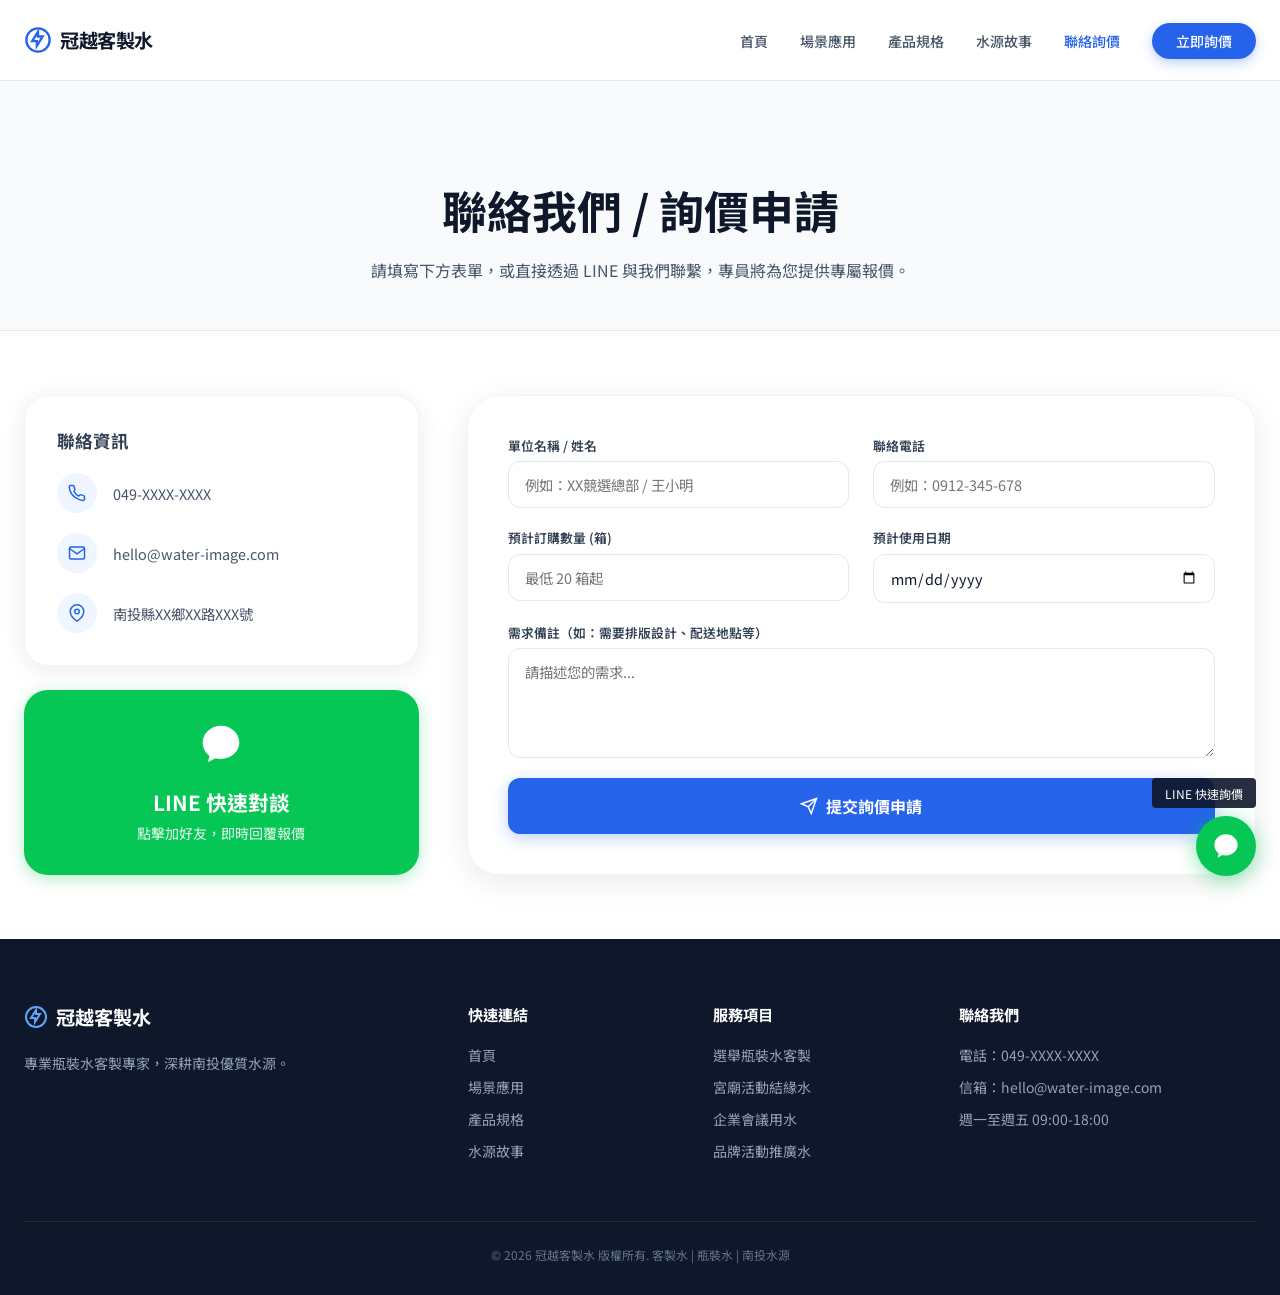
<file: contact.html>
<!DOCTYPE html>
<html lang="zh-TW">
<head>
<meta charset="UTF-8">
<meta name="viewport" content="width=device-width, initial-scale=1.0">
<title>聯絡詢價｜冠越客製水｜LINE快速詢價</title>
<meta name="description" content="冠越客製水聯絡詢價，LINE即時回覆或填寫表單，專員為您提供專屬報價，提供設計模擬稿。">
<link rel="stylesheet" href="style.css">
</head>
<body>

<nav>
  <div class="nav-inner">
    <a href="index.html" class="nav-logo"><svg width="28" height="28" viewBox="0 0 24 24" fill="none" stroke="currentColor" stroke-width="2"><path d="M12 2C6.48 2 2 6.48 2 12s4.48 10 10 10 10-4.48 10-10S17.52 2 12 2zm-1 15v-4H7l5-8v4h4l-5 8z"/></svg>冠越客製水</a>
    <ul class="nav-links">
      <li><a href="index.html">首頁</a></li>
      <li><a href="scenes.html">場景應用</a></li>
      <li><a href="product.html">產品規格</a></li>
      <li><a href="source.html">水源故事</a></li>
      <li><a href="contact.html" class="active">聯絡詢價</a></li>
      <li><a href="contact.html" class="nav-cta">立即詢價</a></li>
    </ul>
    <button class="mobile-menu-btn"><svg width="28" height="28" viewBox="0 0 24 24" fill="none" stroke="currentColor" stroke-width="2"><line x1="3" y1="6" x2="21" y2="6"/><line x1="3" y1="12" x2="21" y2="12"/><line x1="3" y1="18" x2="21" y2="18"/></svg></button>
  </div>
</nav>

<div class="page-header">
  <h1>聯絡我們 / 詢價申請</h1>
  <p>請填寫下方表單，或直接透過 LINE 與我們聯繫，專員將為您提供專屬報價。</p>
</div>

<section class="bg-white">
  <div class="container">
    <div class="contact-layout">
      <div>
        <div class="contact-info-card fade">
          <h3>聯絡資訊</h3>
          <div class="contact-row">
            <div class="ci-icon"><svg width="18" height="18" viewBox="0 0 24 24" fill="none" stroke="currentColor" stroke-width="2"><path d="M22 16.92v3a2 2 0 0 1-2.18 2 19.79 19.79 0 0 1-8.63-3.07A19.5 19.5 0 0 1 4.69 13a19.79 19.79 0 0 1-3.07-8.67A2 2 0 0 1 3.34 2h3a2 2 0 0 1 2 1.72c.127.96.361 1.903.7 2.81a2 2 0 0 1-.45 2.11L7.91 9.91a16 16 0 0 0 6.29 6.29l1.27-1.27a2 2 0 0 1 2.11-.45c.907.339 1.85.573 2.81.7A2 2 0 0 1 22 16.92z"/></svg></div>
            049-XXXX-XXXX
          </div>
          <div class="contact-row">
            <div class="ci-icon"><svg width="18" height="18" viewBox="0 0 24 24" fill="none" stroke="currentColor" stroke-width="2"><path d="M4 4h16c1.1 0 2 .9 2 2v12c0 1.1-.9 2-2 2H4c-1.1 0-2-.9-2-2V6c0-1.1.9-2 2-2z"/><polyline points="22,6 12,13 2,6"/></svg></div>
            hello@water-image.com
          </div>
          <div class="contact-row">
            <div class="ci-icon"><svg width="18" height="18" viewBox="0 0 24 24" fill="none" stroke="currentColor" stroke-width="2"><path d="M21 10c0 7-9 13-9 13s-9-6-9-13a9 9 0 0 1 18 0z"/><circle cx="12" cy="10" r="3"/></svg></div>
            南投縣XX鄉XX路XXX號
          </div>
        </div>
        <a href="#" class="line-card fade" data-line>
          <svg width="44" height="44" viewBox="0 0 24 24" fill="currentColor"><path d="M12 2C6.48 2 2 6.15 2 11.24c0 2.94 1.45 5.56 3.73 7.28L4.8 22l4.17-2.29c.96.27 1.98.41 3.03.41C17.52 20.12 22 15.97 22 11.24 22 6.15 17.52 2 12 2z"/></svg>
          <h3>LINE 快速對談</h3>
          <p>點擊加好友，即時回覆報價</p>
        </a>
      </div>

      <div class="form-card fade">
        <form id="inquiry-form">
          <div class="form-row-2">
            <div class="form-group">
              <label>單位名稱 / 姓名</label>
              <input type="text" required placeholder="例如：XX競選總部 / 王小明">
            </div>
            <div class="form-group">
              <label>聯絡電話</label>
              <input type="tel" required placeholder="例如：0912-345-678">
            </div>
          </div>
          <div class="form-row-2">
            <div class="form-group">
              <label>預計訂購數量 (箱)</label>
              <input type="number" min="20" required placeholder="最低 20 箱起">
            </div>
            <div class="form-group">
              <label>預計使用日期</label>
              <input type="date">
            </div>
          </div>
          <div class="form-group">
            <label>需求備註（如：需要排版設計、配送地點等）</label>
            <textarea rows="4" placeholder="請描述您的需求..."></textarea>
          </div>
          <button type="submit" class="btn-submit">
            <svg width="18" height="18" viewBox="0 0 24 24" fill="none" stroke="currentColor" stroke-width="2"><line x1="22" y1="2" x2="11" y2="13"/><polygon points="22 2 15 22 11 13 2 9 22 2"/></svg>
            提交詢價申請
          </button>
        </form>
      </div>
    </div>
  </div>
</section>

<footer>
  <div class="footer-grid">
    <div><div class="footer-logo"><svg width="24" height="24" viewBox="0 0 24 24" fill="none" stroke="currentColor" stroke-width="2"><path d="M12 2C6.48 2 2 6.48 2 12s4.48 10 10 10 10-4.48 10-10S17.52 2 12 2zm-1 15v-4H7l5-8v4h4l-5 8z"/></svg>冠越客製水</div><p class="footer-desc">專業瓶裝水客製專家，深耕南投優質水源。</p></div>
    <div class="footer-col"><h4>快速連結</h4><ul><li><a href="index.html">首頁</a></li><li><a href="scenes.html">場景應用</a></li><li><a href="product.html">產品規格</a></li><li><a href="source.html">水源故事</a></li></ul></div>
    <div class="footer-col"><h4>服務項目</h4><ul><li>選舉瓶裝水客製</li><li>宮廟活動結緣水</li><li>企業會議用水</li><li>品牌活動推廣水</li></ul></div>
    <div class="footer-col"><h4>聯絡我們</h4><ul><li>電話：049-XXXX-XXXX</li><li>信箱：hello@water-image.com</li><li>週一至週五 09:00-18:00</li></ul></div>
  </div>
  <div class="footer-bottom">© 2026 冠越客製水 版權所有. 客製水 | 瓶裝水 | 南投水源</div>
</footer>

<div class="line-float">
  <div class="line-float-tip">LINE 快速詢價</div>
  <a href="#" class="line-float-btn" data-line><svg width="28" height="28" viewBox="0 0 24 24" fill="currentColor"><path d="M12 2C6.48 2 2 6.15 2 11.24c0 2.94 1.45 5.56 3.73 7.28L4.8 22l4.17-2.29c.96.27 1.98.41 3.03.41C17.52 20.12 22 15.97 22 11.24 22 6.15 17.52 2 12 2z"/></svg></a>
</div>
<script src="main.js"></script>
</body>
</html>
</file>
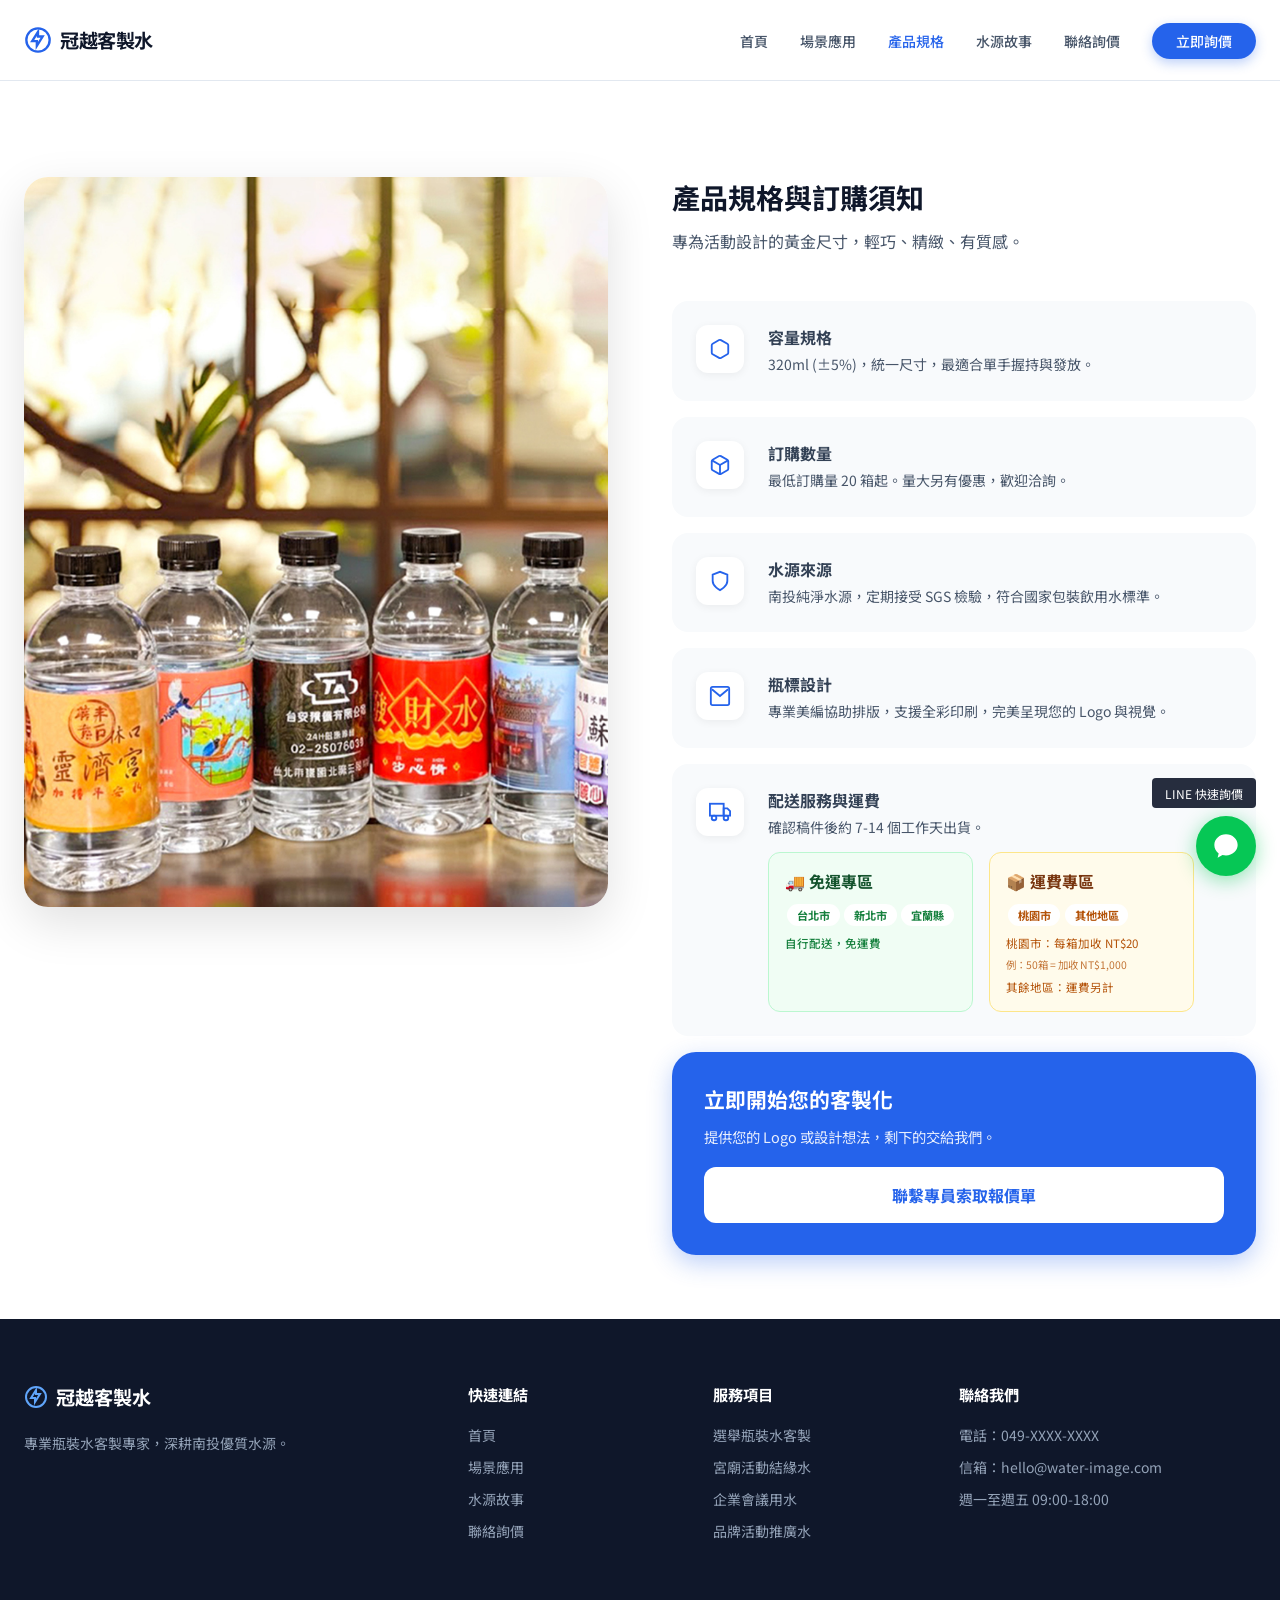
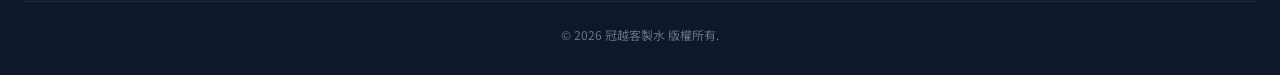
<file: product.html>
<!DOCTYPE html>
<html lang="zh-TW">
<head>
<meta charset="UTF-8">
<meta name="viewport" content="width=device-width, initial-scale=1.0">
<title>產品規格｜冠越客製水｜320ml南投水源客製瓶裝水</title>
<meta name="description" content="冠越客製水產品規格：320ml南投水源，20箱起訂，雙北宜蘭免運費，7-14工作天出貨。">
<link rel="stylesheet" href="style.css">
</head>
<body>

<nav>
  <div class="nav-inner">
    <a href="index.html" class="nav-logo"><svg width="28" height="28" viewBox="0 0 24 24" fill="none" stroke="currentColor" stroke-width="2"><path d="M12 2C6.48 2 2 6.48 2 12s4.48 10 10 10 10-4.48 10-10S17.52 2 12 2zm-1 15v-4H7l5-8v4h4l-5 8z"/></svg>冠越客製水</a>
    <ul class="nav-links">
      <li><a href="index.html">首頁</a></li>
      <li><a href="scenes.html">場景應用</a></li>
      <li><a href="product.html" class="active">產品規格</a></li>
      <li><a href="source.html">水源故事</a></li>
      <li><a href="contact.html">聯絡詢價</a></li>
      <li><a href="contact.html" class="nav-cta">立即詢價</a></li>
    </ul>
    <button class="mobile-menu-btn"><svg width="28" height="28" viewBox="0 0 24 24" fill="none" stroke="currentColor" stroke-width="2"><line x1="3" y1="6" x2="21" y2="6"/><line x1="3" y1="12" x2="21" y2="12"/><line x1="3" y1="18" x2="21" y2="18"/></svg></button>
  </div>
</nav>

<section class="bg-white" style="padding-top:6rem">
  <div class="container">
    <div class="product-layout">
      <div class="fade">
        <img src="images/product-main.jpg" alt="320ml 客製瓶裝水" class="product-img">
      </div>
      <div class="fade">
        <h1 class="section-title">產品規格與訂購須知</h1>
        <p class="section-sub">專為活動設計的黃金尺寸，輕巧、精緻、有質感。</p>

        <div class="spec-row">
          <div class="spec-icon"><svg width="22" height="22" viewBox="0 0 24 24" fill="none" stroke="currentColor" stroke-width="2"><path d="M21 16V8a2 2 0 0 0-1-1.73l-7-4a2 2 0 0 0-2 0l-7 4A2 2 0 0 0 3 8v8a2 2 0 0 0 1 1.73l7 4a2 2 0 0 0 2 0l7-4A2 2 0 0 0 21 16z"/></svg></div>
          <div><h3>容量規格</h3><p>320ml (±5%)，統一尺寸，最適合單手握持與發放。</p></div>
        </div>

        <div class="spec-row">
          <div class="spec-icon"><svg width="22" height="22" viewBox="0 0 24 24" fill="none" stroke="currentColor" stroke-width="2"><path d="M21 16V8a2 2 0 0 0-1-1.73l-7-4a2 2 0 0 0-2 0l-7 4A2 2 0 0 0 3 8v8a2 2 0 0 0 1 1.73l7 4a2 2 0 0 0 2 0l7-4A2 2 0 0 0 21 16z"/><polyline points="3.27 6.96 12 12.01 20.73 6.96"/><line x1="12" y1="22.08" x2="12" y2="12"/></svg></div>
          <div><h3>訂購數量</h3><p>最低訂購量 20 箱起。量大另有優惠，歡迎洽詢。</p></div>
        </div>

        <div class="spec-row">
          <div class="spec-icon"><svg width="22" height="22" viewBox="0 0 24 24" fill="none" stroke="currentColor" stroke-width="2"><path d="M12 22s8-4 8-10V5l-8-3-8 3v7c0 6 8 10 8 10z"/></svg></div>
          <div><h3>水源來源</h3><p>南投純淨水源，定期接受 SGS 檢驗，符合國家包裝飲用水標準。</p></div>
        </div>

        <div class="spec-row">
          <div class="spec-icon"><svg width="22" height="22" viewBox="0 0 24 24" fill="none" stroke="currentColor" stroke-width="2"><polyline points="20.84 4.61 12 12.01 3.16 4.61"/><path d="M4 4h16v16H4z" opacity="0"/><rect x="2" y="2" width="20" height="20" rx="2"/></svg></div>
          <div><h3>瓶標設計</h3><p>專業美編協助排版，支援全彩印刷，完美呈現您的 Logo 與視覺。</p></div>
        </div>

        <div class="spec-row">
          <div class="spec-icon"><svg width="22" height="22" viewBox="0 0 24 24" fill="none" stroke="currentColor" stroke-width="2"><rect x="1" y="3" width="15" height="13"/><polygon points="16 8 20 8 23 11 23 16 16 16 16 8"/><circle cx="5.5" cy="18.5" r="2.5"/><circle cx="18.5" cy="18.5" r="2.5"/></svg></div>
          <div>
            <h3>配送服務與運費</h3>
            <p>確認稿件後約 7-14 個工作天出貨。</p>
            <div class="shipping-grid">
              <div class="ship-card free">
                <h4>🚚 免運專區</h4>
                <span class="chip">台北市</span><span class="chip">新北市</span><span class="chip">宜蘭縣</span>
                <div class="ship-note">自行配送，免運費</div>
              </div>
              <div class="ship-card paid">
                <h4>📦 運費專區</h4>
                <span class="chip">桃園市</span><span class="chip">其他地區</span>
                <div class="ship-note">桃園市：每箱加收 NT$20</div>
                <div class="ship-note" style="font-size:0.65rem;opacity:0.8">例：50箱 = 加收 NT$1,000</div>
                <div class="ship-note">其餘地區：運費另計</div>
              </div>
            </div>
          </div>
        </div>

        <div class="cta-box fade">
          <h3>立即開始您的客製化</h3>
          <p>提供您的 Logo 或設計想法，剩下的交給我們。</p>
          <a href="contact.html" class="btn-white">聯繫專員索取報價單</a>
        </div>
      </div>
    </div>
  </div>
</section>

<footer>
  <div class="footer-grid">
    <div><div class="footer-logo"><svg width="24" height="24" viewBox="0 0 24 24" fill="none" stroke="currentColor" stroke-width="2"><path d="M12 2C6.48 2 2 6.48 2 12s4.48 10 10 10 10-4.48 10-10S17.52 2 12 2zm-1 15v-4H7l5-8v4h4l-5 8z"/></svg>冠越客製水</div><p class="footer-desc">專業瓶裝水客製專家，深耕南投優質水源。</p></div>
    <div class="footer-col"><h4>快速連結</h4><ul><li><a href="index.html">首頁</a></li><li><a href="scenes.html">場景應用</a></li><li><a href="source.html">水源故事</a></li><li><a href="contact.html">聯絡詢價</a></li></ul></div>
    <div class="footer-col"><h4>服務項目</h4><ul><li>選舉瓶裝水客製</li><li>宮廟活動結緣水</li><li>企業會議用水</li><li>品牌活動推廣水</li></ul></div>
    <div class="footer-col"><h4>聯絡我們</h4><ul><li>電話：049-XXXX-XXXX</li><li>信箱：hello@water-image.com</li><li>週一至週五 09:00-18:00</li></ul></div>
  </div>
  <div class="footer-bottom">© 2026 冠越客製水 版權所有.</div>
</footer>

<div class="line-float">
  <div class="line-float-tip">LINE 快速詢價</div>
  <a href="#" class="line-float-btn" data-line><svg width="28" height="28" viewBox="0 0 24 24" fill="currentColor"><path d="M12 2C6.48 2 2 6.15 2 11.24c0 2.94 1.45 5.56 3.73 7.28L4.8 22l4.17-2.29c.96.27 1.98.41 3.03.41C17.52 20.12 22 15.97 22 11.24 22 6.15 17.52 2 12 2z"/></svg></a>
</div>
<script src="main.js"></script>
</body>
</html>
</file>
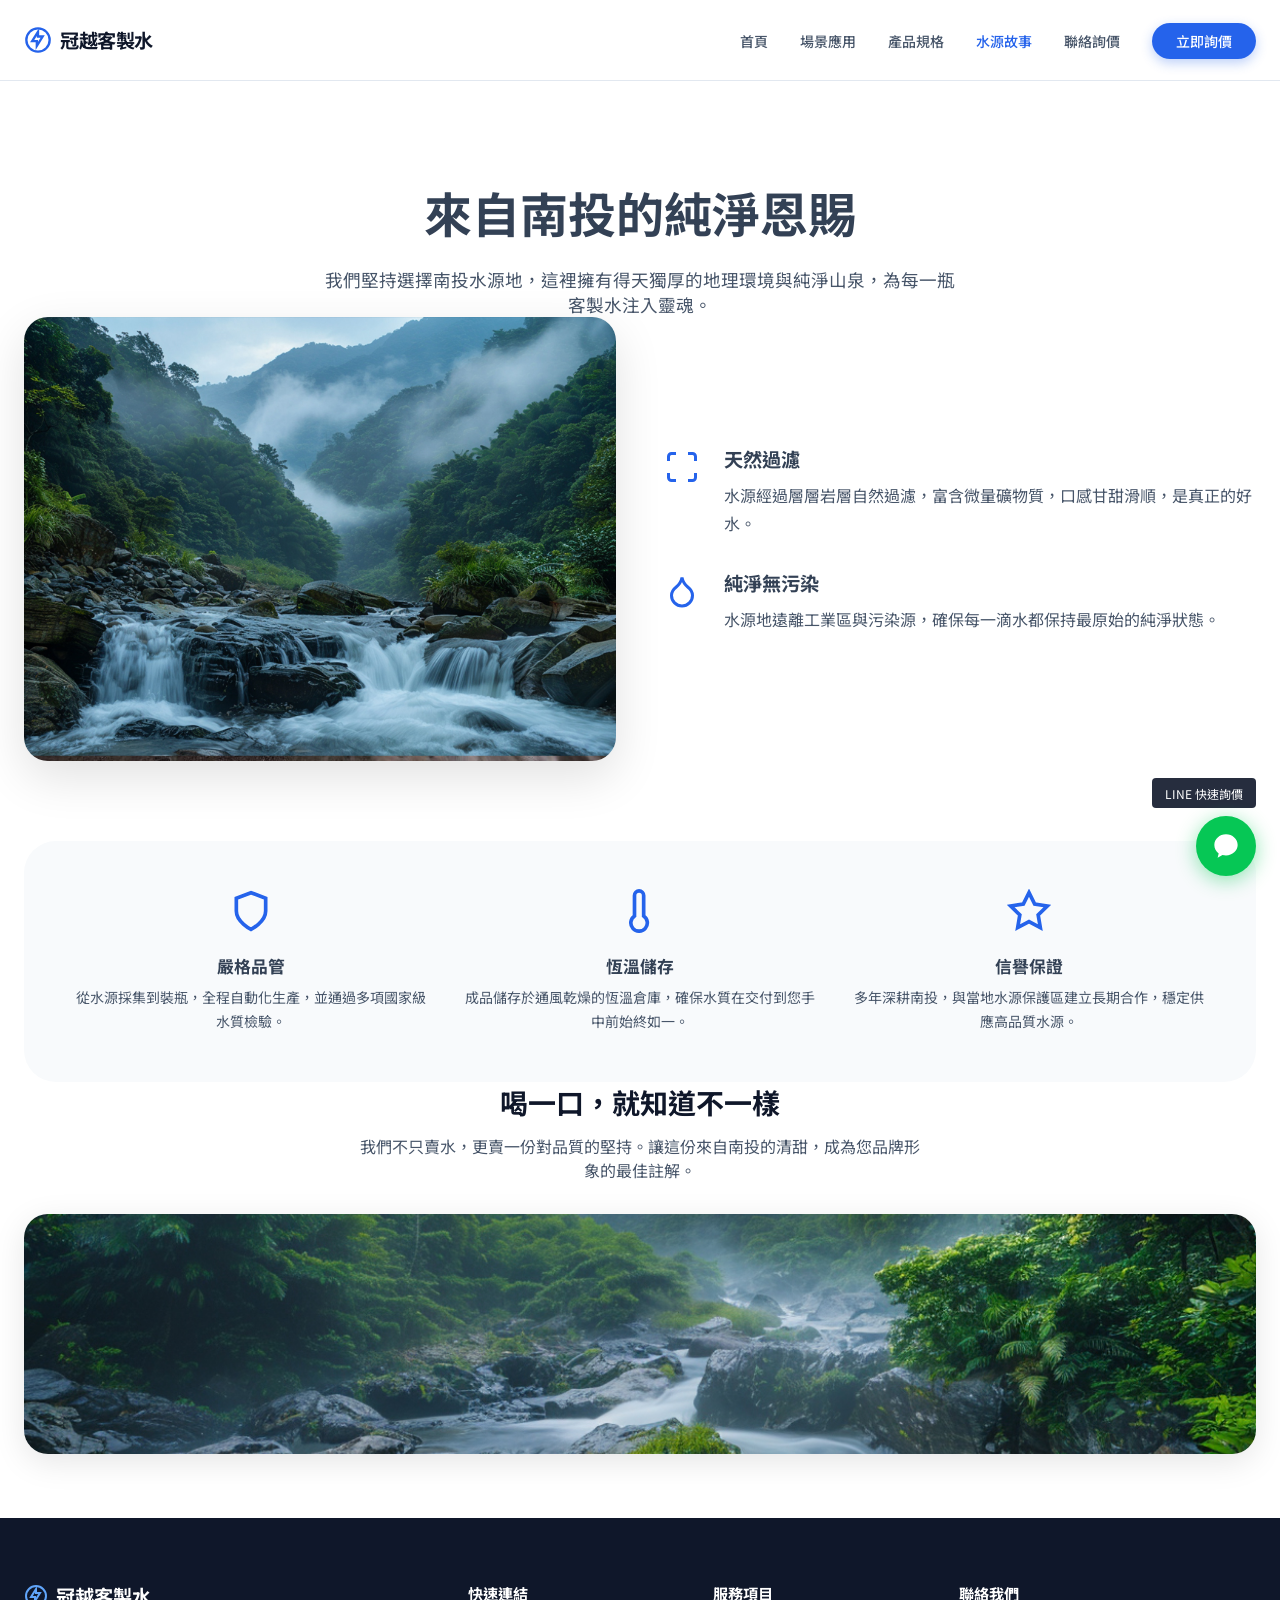
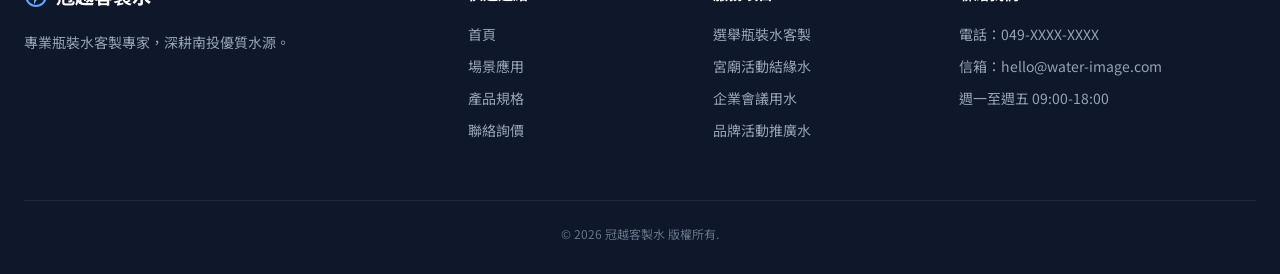
<file: source.html>
<!DOCTYPE html>
<html lang="zh-TW">
<head>
<meta charset="UTF-8">
<meta name="viewport" content="width=device-width, initial-scale=1.0">
<title>水源故事｜冠越客製水｜來自南投的純淨恩賜</title>
<meta name="description" content="冠越客製水選用南投純淨水源，天然過濾，定期SGS檢驗，符合國家包裝飲用水標準，恆溫儲存確保品質。">
<link rel="stylesheet" href="style.css">
</head>
<body>

<nav>
  <div class="nav-inner">
    <a href="index.html" class="nav-logo"><svg width="28" height="28" viewBox="0 0 24 24" fill="none" stroke="currentColor" stroke-width="2"><path d="M12 2C6.48 2 2 6.48 2 12s4.48 10 10 10 10-4.48 10-10S17.52 2 12 2zm-1 15v-4H7l5-8v4h4l-5 8z"/></svg>冠越客製水</a>
    <ul class="nav-links">
      <li><a href="index.html">首頁</a></li>
      <li><a href="scenes.html">場景應用</a></li>
      <li><a href="product.html">產品規格</a></li>
      <li><a href="source.html" class="active">水源故事</a></li>
      <li><a href="contact.html">聯絡詢價</a></li>
      <li><a href="contact.html" class="nav-cta">立即詢價</a></li>
    </ul>
    <button class="mobile-menu-btn"><svg width="28" height="28" viewBox="0 0 24 24" fill="none" stroke="currentColor" stroke-width="2"><line x1="3" y1="6" x2="21" y2="6"/><line x1="3" y1="12" x2="21" y2="12"/><line x1="3" y1="18" x2="21" y2="18"/></svg></button>
  </div>
</nav>

<section class="bg-white" style="padding-top:6rem">
  <div class="container">
    <div class="source-hero-text text-center fade" style="margin-bottom:4rem">
      <h1>來自南投的純淨恩賜</h1>
      <p>我們堅持選擇南投水源地，這裡擁有得天獨厚的地理環境與純淨山泉，為每一瓶客製水注入靈魂。</p>
    </div>

    <div class="source-layout">
      <div class="source-img fade">
        <img src="images/source800.jpg" alt="南投山水">
      </div>
      <div class="source-points">
        <div class="source-point fade">
          <svg width="36" height="36" viewBox="0 0 24 24" fill="none" stroke="currentColor" stroke-width="2"><path d="M8 3H5a2 2 0 0 0-2 2v3m18 0V5a2 2 0 0 0-2-2h-3m0 18h3a2 2 0 0 0 2-2v-3M3 16v3a2 2 0 0 0 2 2h3"/></svg>
          <div>
            <h3>天然過濾</h3>
            <p>水源經過層層岩層自然過濾，富含微量礦物質，口感甘甜滑順，是真正的好水。</p>
          </div>
        </div>
        <div class="source-point fade">
          <svg width="36" height="36" viewBox="0 0 24 24" fill="none" stroke="currentColor" stroke-width="2"><path d="M12 22a7 7 0 0 0 7-7c0-2-1-3.9-3-5.5s-3.5-4-4-6.5c-.5 2.5-2 4.9-4 6.5C6 11.1 5 13 5 15a7 7 0 0 0 7 7z"/></svg>
          <div>
            <h3>純淨無污染</h3>
            <p>水源地遠離工業區與污染源，確保每一滴水都保持最原始的純淨狀態。</p>
          </div>
        </div>
      </div>
    </div>

    <div class="source-cards fade">
      <div class="source-card">
        <svg width="44" height="44" viewBox="0 0 24 24" fill="none" stroke="currentColor" stroke-width="2"><path d="M12 22s8-4 8-10V5l-8-3-8 3v7c0 6 8 10 8 10z"/></svg>
        <h4>嚴格品管</h4>
        <p>從水源採集到裝瓶，全程自動化生產，並通過多項國家級水質檢驗。</p>
      </div>
      <div class="source-card">
        <svg width="44" height="44" viewBox="0 0 24 24" fill="none" stroke="currentColor" stroke-width="2"><path d="M14 14.76V3.5a2.5 2.5 0 0 0-5 0v11.26a4.5 4.5 0 1 0 5 0z"/></svg>
        <h4>恆溫儲存</h4>
        <p>成品儲存於通風乾燥的恆溫倉庫，確保水質在交付到您手中前始終如一。</p>
      </div>
      <div class="source-card">
        <svg width="44" height="44" viewBox="0 0 24 24" fill="none" stroke="currentColor" stroke-width="2"><polygon points="12 2 15.09 8.26 22 9.27 17 14.14 18.18 21.02 12 17.77 5.82 21.02 7 14.14 2 9.27 8.91 8.26 12 2"/></svg>
        <h4>信譽保證</h4>
        <p>多年深耕南投，與當地水源保護區建立長期合作，穩定供應高品質水源。</p>
      </div>
    </div>

    <div class="text-center fade" style="margin-top:4rem">
      <h2 class="section-title">喝一口，就知道不一樣</h2>
      <p style="color:var(--slate-600);max-width:560px;margin:0 auto 2rem">我們不只賣水，更賣一份對品質的堅持。讓這份來自南投的清甜，成為您品牌形象的最佳註解。</p>
      <img src="images/source400.jpg" alt="水源地景觀" style="border-radius:1.5rem;box-shadow:0 8px 32px rgba(0,0,0,0.1);width:100%;height:240px;object-fit:cover">
    </div>
  </div>
</section>

<footer>
  <div class="footer-grid">
    <div><div class="footer-logo"><svg width="24" height="24" viewBox="0 0 24 24" fill="none" stroke="currentColor" stroke-width="2"><path d="M12 2C6.48 2 2 6.48 2 12s4.48 10 10 10 10-4.48 10-10S17.52 2 12 2zm-1 15v-4H7l5-8v4h4l-5 8z"/></svg>冠越客製水</div><p class="footer-desc">專業瓶裝水客製專家，深耕南投優質水源。</p></div>
    <div class="footer-col"><h4>快速連結</h4><ul><li><a href="index.html">首頁</a></li><li><a href="scenes.html">場景應用</a></li><li><a href="product.html">產品規格</a></li><li><a href="contact.html">聯絡詢價</a></li></ul></div>
    <div class="footer-col"><h4>服務項目</h4><ul><li>選舉瓶裝水客製</li><li>宮廟活動結緣水</li><li>企業會議用水</li><li>品牌活動推廣水</li></ul></div>
    <div class="footer-col"><h4>聯絡我們</h4><ul><li>電話：049-XXXX-XXXX</li><li>信箱：hello@water-image.com</li><li>週一至週五 09:00-18:00</li></ul></div>
  </div>
  <div class="footer-bottom">© 2026 冠越客製水 版權所有.</div>
</footer>

<div class="line-float">
  <div class="line-float-tip">LINE 快速詢價</div>
  <a href="#" class="line-float-btn" data-line><svg width="28" height="28" viewBox="0 0 24 24" fill="currentColor"><path d="M12 2C6.48 2 2 6.15 2 11.24c0 2.94 1.45 5.56 3.73 7.28L4.8 22l4.17-2.29c.96.27 1.98.41 3.03.41C17.52 20.12 22 15.97 22 11.24 22 6.15 17.52 2 12 2z"/></svg></a>
</div>
<script src="main.js"></script>
</body>
</html>
</file>
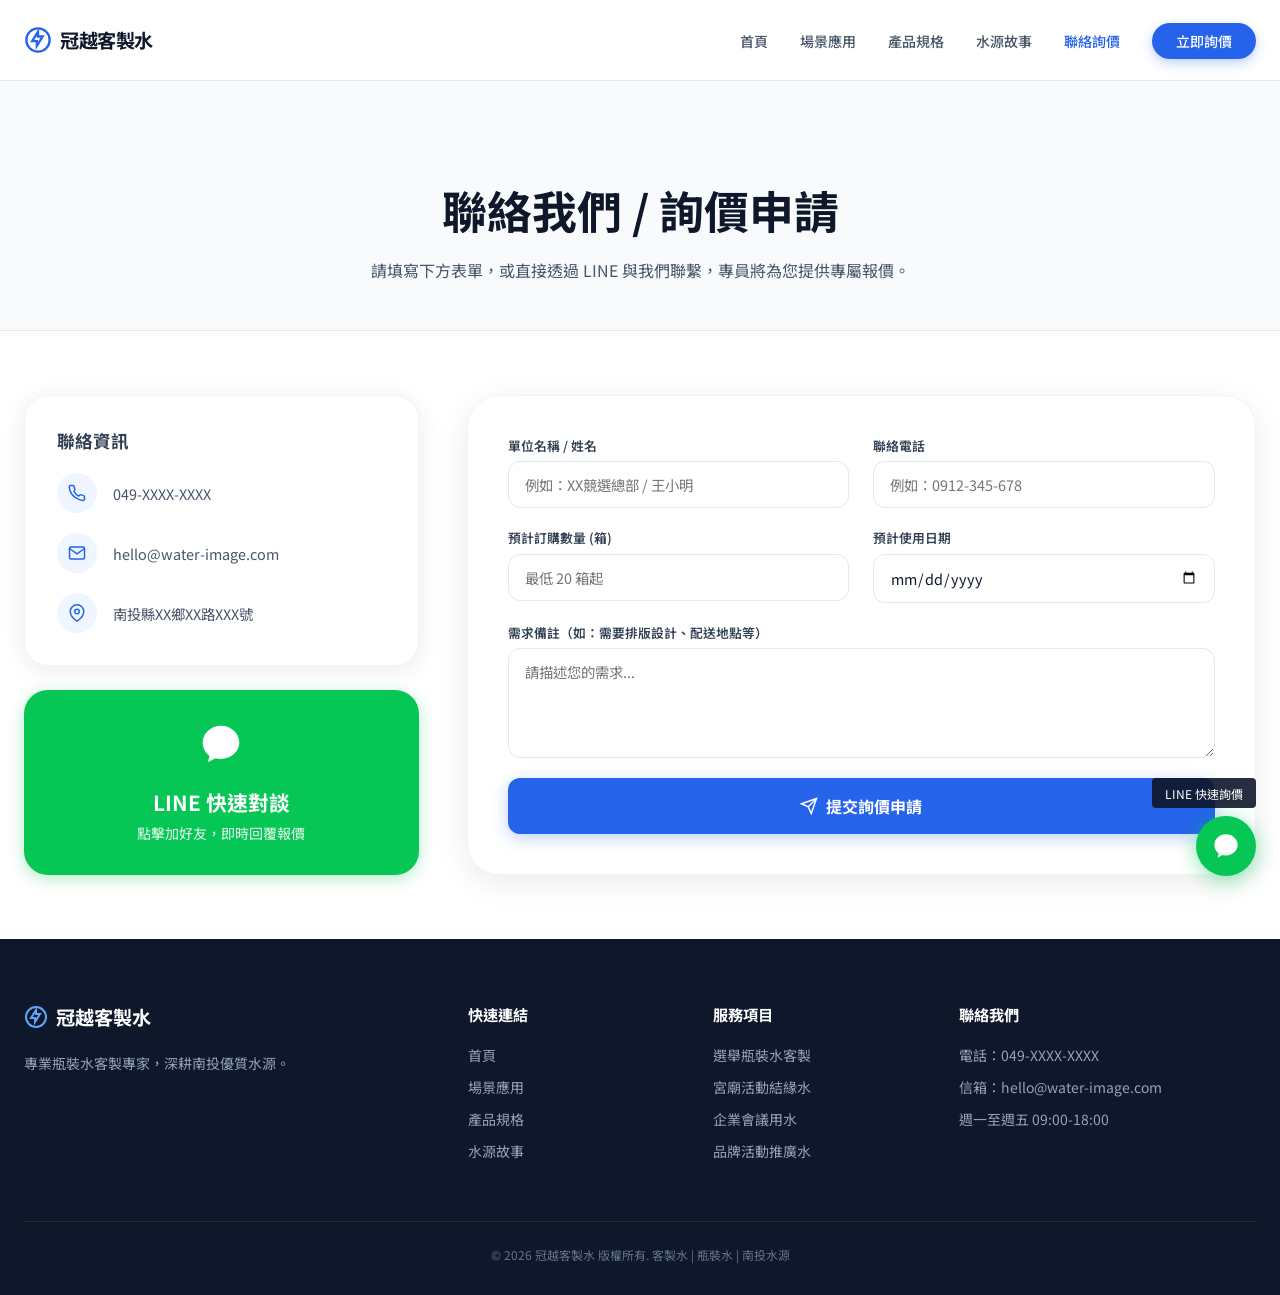
<file: guanyue-html/contact.html>
<!DOCTYPE html>
<html lang="zh-TW">
<head>
<meta charset="UTF-8">
<meta name="viewport" content="width=device-width, initial-scale=1.0">
<title>聯絡詢價｜冠越客製水｜LINE快速詢價</title>
<meta name="description" content="冠越客製水聯絡詢價，LINE即時回覆或填寫表單，專員為您提供專屬報價，免費提供設計模擬稿。">
<link rel="stylesheet" href="style.css">
</head>
<body>

<nav>
  <div class="nav-inner">
    <a href="index.html" class="nav-logo"><svg width="28" height="28" viewBox="0 0 24 24" fill="none" stroke="currentColor" stroke-width="2"><path d="M12 2C6.48 2 2 6.48 2 12s4.48 10 10 10 10-4.48 10-10S17.52 2 12 2zm-1 15v-4H7l5-8v4h4l-5 8z"/></svg>冠越客製水</a>
    <ul class="nav-links">
      <li><a href="index.html">首頁</a></li>
      <li><a href="scenes.html">場景應用</a></li>
      <li><a href="product.html">產品規格</a></li>
      <li><a href="source.html">水源故事</a></li>
      <li><a href="contact.html" class="active">聯絡詢價</a></li>
      <li><a href="contact.html" class="nav-cta">立即詢價</a></li>
    </ul>
    <button class="mobile-menu-btn"><svg width="28" height="28" viewBox="0 0 24 24" fill="none" stroke="currentColor" stroke-width="2"><line x1="3" y1="6" x2="21" y2="6"/><line x1="3" y1="12" x2="21" y2="12"/><line x1="3" y1="18" x2="21" y2="18"/></svg></button>
  </div>
</nav>

<div class="page-header">
  <h1>聯絡我們 / 詢價申請</h1>
  <p>請填寫下方表單，或直接透過 LINE 與我們聯繫，專員將為您提供專屬報價。</p>
</div>

<section class="bg-white">
  <div class="container">
    <div class="contact-layout">
      <div>
        <div class="contact-info-card fade">
          <h3>聯絡資訊</h3>
          <div class="contact-row">
            <div class="ci-icon"><svg width="18" height="18" viewBox="0 0 24 24" fill="none" stroke="currentColor" stroke-width="2"><path d="M22 16.92v3a2 2 0 0 1-2.18 2 19.79 19.79 0 0 1-8.63-3.07A19.5 19.5 0 0 1 4.69 13a19.79 19.79 0 0 1-3.07-8.67A2 2 0 0 1 3.34 2h3a2 2 0 0 1 2 1.72c.127.96.361 1.903.7 2.81a2 2 0 0 1-.45 2.11L7.91 9.91a16 16 0 0 0 6.29 6.29l1.27-1.27a2 2 0 0 1 2.11-.45c.907.339 1.85.573 2.81.7A2 2 0 0 1 22 16.92z"/></svg></div>
            049-XXXX-XXXX
          </div>
          <div class="contact-row">
            <div class="ci-icon"><svg width="18" height="18" viewBox="0 0 24 24" fill="none" stroke="currentColor" stroke-width="2"><path d="M4 4h16c1.1 0 2 .9 2 2v12c0 1.1-.9 2-2 2H4c-1.1 0-2-.9-2-2V6c0-1.1.9-2 2-2z"/><polyline points="22,6 12,13 2,6"/></svg></div>
            hello@water-image.com
          </div>
          <div class="contact-row">
            <div class="ci-icon"><svg width="18" height="18" viewBox="0 0 24 24" fill="none" stroke="currentColor" stroke-width="2"><path d="M21 10c0 7-9 13-9 13s-9-6-9-13a9 9 0 0 1 18 0z"/><circle cx="12" cy="10" r="3"/></svg></div>
            南投縣XX鄉XX路XXX號
          </div>
        </div>
        <a href="#" class="line-card fade" data-line>
          <svg width="44" height="44" viewBox="0 0 24 24" fill="currentColor"><path d="M12 2C6.48 2 2 6.15 2 11.24c0 2.94 1.45 5.56 3.73 7.28L4.8 22l4.17-2.29c.96.27 1.98.41 3.03.41C17.52 20.12 22 15.97 22 11.24 22 6.15 17.52 2 12 2z"/></svg>
          <h3>LINE 快速對談</h3>
          <p>點擊加好友，即時回覆報價</p>
        </a>
      </div>

      <div class="form-card fade">
        <form id="inquiry-form">
          <div class="form-row-2">
            <div class="form-group">
              <label>單位名稱 / 姓名</label>
              <input type="text" required placeholder="例如：XX競選總部 / 王小明">
            </div>
            <div class="form-group">
              <label>聯絡電話</label>
              <input type="tel" required placeholder="例如：0912-345-678">
            </div>
          </div>
          <div class="form-row-2">
            <div class="form-group">
              <label>預計訂購數量 (箱)</label>
              <input type="number" min="20" required placeholder="最低 20 箱起">
            </div>
            <div class="form-group">
              <label>預計使用日期</label>
              <input type="date">
            </div>
          </div>
          <div class="form-group">
            <label>需求備註（如：需要排版設計、配送地點等）</label>
            <textarea rows="4" placeholder="請描述您的需求..."></textarea>
          </div>
          <button type="submit" class="btn-submit">
            <svg width="18" height="18" viewBox="0 0 24 24" fill="none" stroke="currentColor" stroke-width="2"><line x1="22" y1="2" x2="11" y2="13"/><polygon points="22 2 15 22 11 13 2 9 22 2"/></svg>
            提交詢價申請
          </button>
        </form>
      </div>
    </div>
  </div>
</section>

<footer>
  <div class="footer-grid">
    <div><div class="footer-logo"><svg width="24" height="24" viewBox="0 0 24 24" fill="none" stroke="currentColor" stroke-width="2"><path d="M12 2C6.48 2 2 6.48 2 12s4.48 10 10 10 10-4.48 10-10S17.52 2 12 2zm-1 15v-4H7l5-8v4h4l-5 8z"/></svg>冠越客製水</div><p class="footer-desc">專業瓶裝水客製專家，深耕南投優質水源。</p></div>
    <div class="footer-col"><h4>快速連結</h4><ul><li><a href="index.html">首頁</a></li><li><a href="scenes.html">場景應用</a></li><li><a href="product.html">產品規格</a></li><li><a href="source.html">水源故事</a></li></ul></div>
    <div class="footer-col"><h4>服務項目</h4><ul><li>選舉瓶裝水客製</li><li>宮廟活動結緣水</li><li>企業會議用水</li><li>品牌活動推廣水</li></ul></div>
    <div class="footer-col"><h4>聯絡我們</h4><ul><li>電話：049-XXXX-XXXX</li><li>信箱：hello@water-image.com</li><li>週一至週五 09:00-18:00</li></ul></div>
  </div>
  <div class="footer-bottom">© 2026 冠越客製水 版權所有. 客製水 | 瓶裝水 | 南投水源</div>
</footer>

<div class="line-float">
  <div class="line-float-tip">LINE 快速詢價</div>
  <a href="#" class="line-float-btn" data-line><svg width="28" height="28" viewBox="0 0 24 24" fill="currentColor"><path d="M12 2C6.48 2 2 6.15 2 11.24c0 2.94 1.45 5.56 3.73 7.28L4.8 22l4.17-2.29c.96.27 1.98.41 3.03.41C17.52 20.12 22 15.97 22 11.24 22 6.15 17.52 2 12 2z"/></svg></a>
</div>
<script src="main.js"></script>
</body>
</html>
</file>
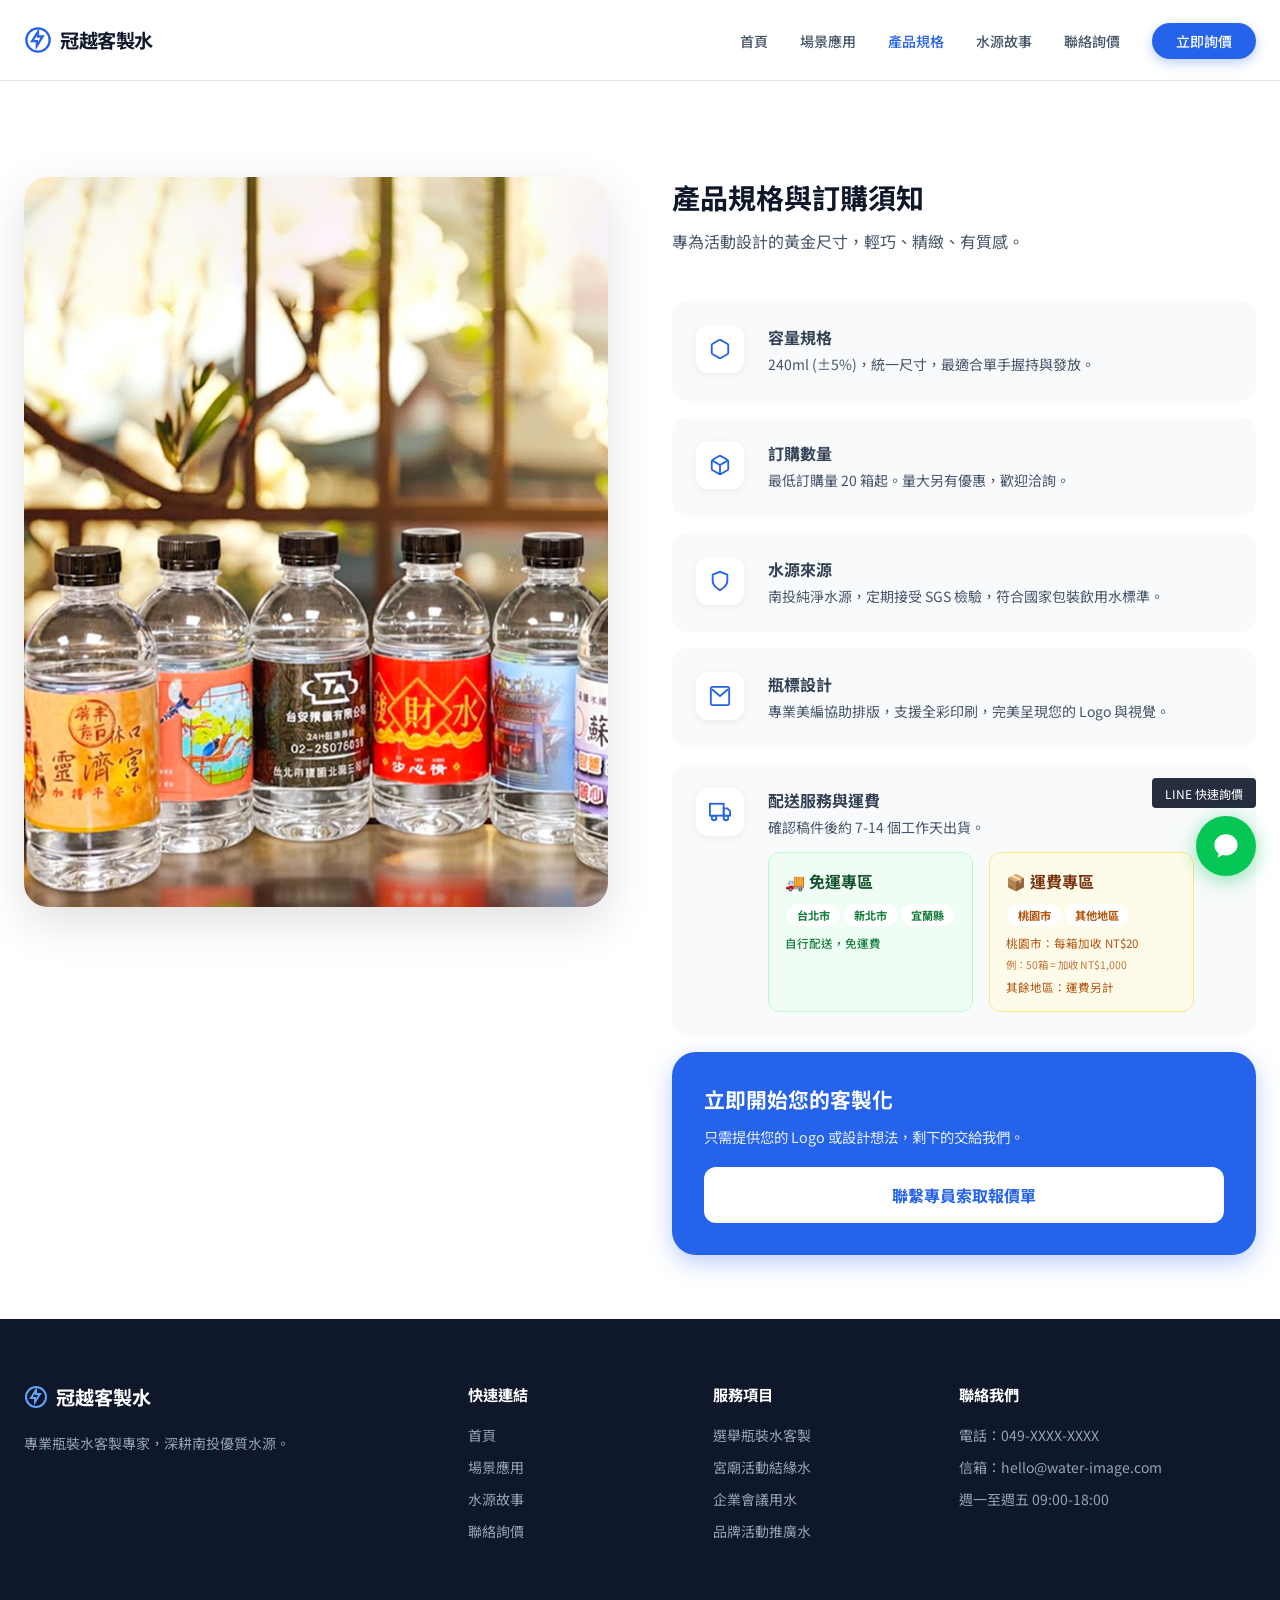
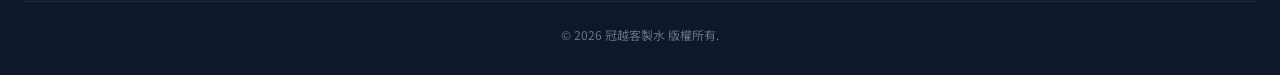
<file: guanyue-html/product.html>
<!DOCTYPE html>
<html lang="zh-TW">
<head>
<meta charset="UTF-8">
<meta name="viewport" content="width=device-width, initial-scale=1.0">
<title>產品規格｜冠越客製水｜240ml南投水源客製瓶裝水</title>
<meta name="description" content="冠越客製水產品規格：240ml南投水源，20箱起訂，含全彩設計。雙北宜蘭免運費，7-14工作天出貨。">
<link rel="stylesheet" href="style.css">
</head>
<body>

<nav>
  <div class="nav-inner">
    <a href="index.html" class="nav-logo"><svg width="28" height="28" viewBox="0 0 24 24" fill="none" stroke="currentColor" stroke-width="2"><path d="M12 2C6.48 2 2 6.48 2 12s4.48 10 10 10 10-4.48 10-10S17.52 2 12 2zm-1 15v-4H7l5-8v4h4l-5 8z"/></svg>冠越客製水</a>
    <ul class="nav-links">
      <li><a href="index.html">首頁</a></li>
      <li><a href="scenes.html">場景應用</a></li>
      <li><a href="product.html" class="active">產品規格</a></li>
      <li><a href="source.html">水源故事</a></li>
      <li><a href="contact.html">聯絡詢價</a></li>
      <li><a href="contact.html" class="nav-cta">立即詢價</a></li>
    </ul>
    <button class="mobile-menu-btn"><svg width="28" height="28" viewBox="0 0 24 24" fill="none" stroke="currentColor" stroke-width="2"><line x1="3" y1="6" x2="21" y2="6"/><line x1="3" y1="12" x2="21" y2="12"/><line x1="3" y1="18" x2="21" y2="18"/></svg></button>
  </div>
</nav>

<section class="bg-white" style="padding-top:6rem">
  <div class="container">
    <div class="product-layout">
      <div class="fade">
        <img src="images/product-main.jpg" alt="240ml 客製瓶裝水" class="product-img">
      </div>
      <div class="fade">
        <h1 class="section-title">產品規格與訂購須知</h1>
        <p class="section-sub">專為活動設計的黃金尺寸，輕巧、精緻、有質感。</p>

        <div class="spec-row">
          <div class="spec-icon"><svg width="22" height="22" viewBox="0 0 24 24" fill="none" stroke="currentColor" stroke-width="2"><path d="M21 16V8a2 2 0 0 0-1-1.73l-7-4a2 2 0 0 0-2 0l-7 4A2 2 0 0 0 3 8v8a2 2 0 0 0 1 1.73l7 4a2 2 0 0 0 2 0l7-4A2 2 0 0 0 21 16z"/></svg></div>
          <div><h3>容量規格</h3><p>240ml (±5%)，統一尺寸，最適合單手握持與發放。</p></div>
        </div>

        <div class="spec-row">
          <div class="spec-icon"><svg width="22" height="22" viewBox="0 0 24 24" fill="none" stroke="currentColor" stroke-width="2"><path d="M21 16V8a2 2 0 0 0-1-1.73l-7-4a2 2 0 0 0-2 0l-7 4A2 2 0 0 0 3 8v8a2 2 0 0 0 1 1.73l7 4a2 2 0 0 0 2 0l7-4A2 2 0 0 0 21 16z"/><polyline points="3.27 6.96 12 12.01 20.73 6.96"/><line x1="12" y1="22.08" x2="12" y2="12"/></svg></div>
          <div><h3>訂購數量</h3><p>最低訂購量 20 箱起。量大另有優惠，歡迎洽詢。</p></div>
        </div>

        <div class="spec-row">
          <div class="spec-icon"><svg width="22" height="22" viewBox="0 0 24 24" fill="none" stroke="currentColor" stroke-width="2"><path d="M12 22s8-4 8-10V5l-8-3-8 3v7c0 6 8 10 8 10z"/></svg></div>
          <div><h3>水源來源</h3><p>南投純淨水源，定期接受 SGS 檢驗，符合國家包裝飲用水標準。</p></div>
        </div>

        <div class="spec-row">
          <div class="spec-icon"><svg width="22" height="22" viewBox="0 0 24 24" fill="none" stroke="currentColor" stroke-width="2"><polyline points="20.84 4.61 12 12.01 3.16 4.61"/><path d="M4 4h16v16H4z" opacity="0"/><rect x="2" y="2" width="20" height="20" rx="2"/></svg></div>
          <div><h3>瓶標設計</h3><p>專業美編協助排版，支援全彩印刷，完美呈現您的 Logo 與視覺。</p></div>
        </div>

        <div class="spec-row">
          <div class="spec-icon"><svg width="22" height="22" viewBox="0 0 24 24" fill="none" stroke="currentColor" stroke-width="2"><rect x="1" y="3" width="15" height="13"/><polygon points="16 8 20 8 23 11 23 16 16 16 16 8"/><circle cx="5.5" cy="18.5" r="2.5"/><circle cx="18.5" cy="18.5" r="2.5"/></svg></div>
          <div>
            <h3>配送服務與運費</h3>
            <p>確認稿件後約 7-14 個工作天出貨。</p>
            <div class="shipping-grid">
              <div class="ship-card free">
                <h4>🚚 免運專區</h4>
                <span class="chip">台北市</span><span class="chip">新北市</span><span class="chip">宜蘭縣</span>
                <div class="ship-note">自行配送，免運費</div>
              </div>
              <div class="ship-card paid">
                <h4>📦 運費專區</h4>
                <span class="chip">桃園市</span><span class="chip">其他地區</span>
                <div class="ship-note">桃園市：每箱加收 NT$20</div>
                <div class="ship-note" style="font-size:0.65rem;opacity:0.8">例：50箱 = 加收 NT$1,000</div>
                <div class="ship-note">其餘地區：運費另計</div>
              </div>
            </div>
          </div>
        </div>

        <div class="cta-box fade">
          <h3>立即開始您的客製化</h3>
          <p>只需提供您的 Logo 或設計想法，剩下的交給我們。</p>
          <a href="contact.html" class="btn-white">聯繫專員索取報價單</a>
        </div>
      </div>
    </div>
  </div>
</section>

<footer>
  <div class="footer-grid">
    <div><div class="footer-logo"><svg width="24" height="24" viewBox="0 0 24 24" fill="none" stroke="currentColor" stroke-width="2"><path d="M12 2C6.48 2 2 6.48 2 12s4.48 10 10 10 10-4.48 10-10S17.52 2 12 2zm-1 15v-4H7l5-8v4h4l-5 8z"/></svg>冠越客製水</div><p class="footer-desc">專業瓶裝水客製專家，深耕南投優質水源。</p></div>
    <div class="footer-col"><h4>快速連結</h4><ul><li><a href="index.html">首頁</a></li><li><a href="scenes.html">場景應用</a></li><li><a href="source.html">水源故事</a></li><li><a href="contact.html">聯絡詢價</a></li></ul></div>
    <div class="footer-col"><h4>服務項目</h4><ul><li>選舉瓶裝水客製</li><li>宮廟活動結緣水</li><li>企業會議用水</li><li>品牌活動推廣水</li></ul></div>
    <div class="footer-col"><h4>聯絡我們</h4><ul><li>電話：049-XXXX-XXXX</li><li>信箱：hello@water-image.com</li><li>週一至週五 09:00-18:00</li></ul></div>
  </div>
  <div class="footer-bottom">© 2026 冠越客製水 版權所有.</div>
</footer>

<div class="line-float">
  <div class="line-float-tip">LINE 快速詢價</div>
  <a href="#" class="line-float-btn" data-line><svg width="28" height="28" viewBox="0 0 24 24" fill="currentColor"><path d="M12 2C6.48 2 2 6.15 2 11.24c0 2.94 1.45 5.56 3.73 7.28L4.8 22l4.17-2.29c.96.27 1.98.41 3.03.41C17.52 20.12 22 15.97 22 11.24 22 6.15 17.52 2 12 2z"/></svg></a>
</div>
<script src="main.js"></script>
</body>
</html>
</file>
<file: style.css>
@import url('https://fonts.googleapis.com/css2?family=Noto+Sans+TC:wght@300;400;500;700&display=swap');

*,*::before,*::after{margin:0;padding:0;box-sizing:border-box}
:root{
  --primary:#2563eb;
  --primary-dark:#1d4ed8;
  --slate-50:#f8fafc;
  --slate-100:#f1f5f9;
  --slate-200:#e2e8f0;
  --slate-400:#94a3b8;
  --slate-600:#475569;
  --slate-700:#334155;
  --slate-900:#0f172a;
  --green:#06C755;
  --red:#dc2626;
}
html{scroll-behavior:smooth}
body{font-family:'Noto Sans TC',sans-serif;color:var(--slate-700);background:#fff;overflow-x:hidden}
img{max-width:100%;display:block}
a{text-decoration:none;color:inherit}

/* NAV */
nav{position:sticky;top:0;z-index:100;background:rgba(255,255,255,0.85);backdrop-filter:blur(12px);border-bottom:1px solid var(--slate-200)}
.nav-inner{max-width:1280px;margin:0 auto;padding:0 1.5rem;display:flex;justify-content:space-between;align-items:center;height:80px}
.nav-logo{display:flex;align-items:center;gap:0.5rem;font-size:1.2rem;font-weight:700;color:var(--slate-900);letter-spacing:-0.02em}
.nav-logo svg{color:var(--primary)}
.nav-links{display:flex;align-items:center;gap:2rem;list-style:none}
.nav-links a{font-size:0.875rem;font-weight:500;color:var(--slate-600);transition:color 0.2s}
.nav-links a:hover,.nav-links a.active{color:var(--primary)}
.nav-cta{background:var(--primary);color:#fff !important;padding:0.5rem 1.5rem;border-radius:9999px;font-weight:600;box-shadow:0 4px 12px rgba(37,99,235,0.3);transition:background 0.2s,transform 0.2s}
.nav-cta:hover{background:var(--primary-dark);transform:translateY(-1px)}

/* HERO CAROUSEL */
.hero{position:relative;height:80vh;overflow:hidden}
.hero-slide{position:absolute;inset:0;opacity:0;transition:opacity 1s ease}
.hero-slide.active{opacity:1}
.hero-slide img{width:100%;height:100%;object-fit:cover}
.hero-overlay{position:absolute;inset:0;background:rgba(0,0,0,0.42)}
.hero-text{position:absolute;inset:0;display:flex;flex-direction:column;align-items:center;justify-content:center;text-align:center;color:#fff;padding:1rem}
.hero-text h1{font-size:clamp(2rem,5vw,3.5rem);font-weight:700;letter-spacing:-0.02em;margin-bottom:1rem;text-shadow:0 2px 8px rgba(0,0,0,0.3)}
.hero-text p{font-size:clamp(1rem,2vw,1.4rem);font-weight:300;opacity:0.9}
.hero-btn{position:absolute;top:50%;transform:translateY(-50%);background:rgba(255,255,255,0.2);border:none;color:#fff;padding:0.7rem;border-radius:50%;cursor:pointer;transition:background 0.2s;font-size:1.5rem;line-height:1}
.hero-btn:hover{background:rgba(255,255,255,0.4)}
.hero-btn.prev{left:1rem}
.hero-btn.next{right:1rem}
.hero-dots{position:absolute;bottom:2rem;left:50%;transform:translateX(-50%);display:flex;gap:0.5rem}
.hero-dot{width:12px;height:12px;border-radius:9999px;background:rgba(255,255,255,0.5);border:none;cursor:pointer;transition:all 0.3s}
.hero-dot.active{background:#fff;width:32px}

/* SECTIONS */
section,.section{padding:4rem 1.5rem}
.container{max-width:1280px;margin:0 auto}
.section-title{font-size:1.75rem;font-weight:700;color:var(--slate-900);margin-bottom:0.75rem}
.section-sub{color:var(--slate-600);margin-bottom:3rem}
.text-center{text-align:center}
.bg-white{background:#fff}
.bg-slate{background:var(--slate-50)}
.bg-dark{background:var(--slate-900);color:#fff}

/* GEO BLOCK */
.geo-block{background:#eff6ff;border:1px solid #bfdbfe;border-radius:1.5rem;padding:2rem}
.geo-tag{display:inline-flex;align-items:center;gap:0.4rem;font-size:0.7rem;font-weight:700;background:var(--primary);color:#fff;padding:0.2rem 0.5rem;border-radius:4px;margin-bottom:0.75rem}
.geo-block h2{font-size:1.1rem;font-weight:700;color:var(--slate-900);margin-bottom:0.75rem;display:flex;align-items:center;gap:0.5rem}
.geo-block p{font-size:0.875rem;color:var(--slate-700);line-height:1.75}
.geo-block strong{color:var(--slate-900)}
.quick-specs{display:flex;flex-direction:column;gap:0.75rem}
.spec-chip{display:flex;align-items:center;gap:0.75rem;background:var(--slate-50);border:1px solid var(--slate-200);border-radius:0.75rem;padding:0.75rem 1rem;font-size:0.875rem;font-weight:700;color:var(--slate-900)}
.spec-chip svg{color:var(--primary);flex-shrink:0}

/* CASE CARDS */
.case-grid{display:grid;grid-template-columns:repeat(2,1fr);gap:1.5rem}
.case-card{border-radius:1.5rem;overflow:hidden;box-shadow:0 4px 24px rgba(0,0,0,0.08);border:1px solid var(--slate-100);display:flex}
.case-left{padding:1.5rem;color:#fff;flex:1;display:flex;flex-direction:column;justify-content:center}
.case-left.blue{background:#2563eb}
.case-left.red{background:#dc2626}
.case-tag-sm{font-size:0.65rem;font-weight:700;background:rgba(255,255,255,0.2);padding:0.2rem 0.6rem;border-radius:9999px;width:fit-content;margin-bottom:0.5rem}
.case-left h3{font-size:1.05rem;font-weight:700;margin-bottom:0.5rem}
.case-left p{font-size:0.75rem;opacity:0.9;line-height:1.65}
.case-right{background:var(--slate-50);flex:1;display:flex;align-items:center;padding:1.5rem}
.stat-grid{display:grid;grid-template-columns:repeat(3,1fr);gap:0.5rem;width:100%;text-align:center}
.stat-num{font-size:0.875rem;font-weight:700;color:var(--slate-900)}
.stat-lbl{font-size:0.65rem;color:var(--slate-400)}

/* MEDIA GALLERY */
.gallery-grid{display:grid;grid-template-columns:repeat(3,1fr);gap:1rem}
.gallery-item{border-radius:1rem;overflow:hidden;aspect-ratio:4/3;position:relative}
.gallery-item img{width:100%;height:100%;object-fit:cover;transition:transform 0.5s}
.gallery-item:hover img{transform:scale(1.06)}
.gallery-item.wide{grid-column:span 2}

/* SCENES */
.scenes-grid{display:grid;grid-template-columns:repeat(2,1fr);gap:2rem}
.scene-card{background:#fff;border-radius:1.5rem;overflow:hidden;box-shadow:0 8px 32px rgba(0,0,0,0.08);border:1px solid var(--slate-100)}
.scene-img{height:200px;position:relative;overflow:hidden}
.scene-img img{width:100%;height:100%;object-fit:cover;transition:transform 0.5s}
.scene-card:hover .scene-img img{transform:scale(1.08)}
.scene-img-overlay{position:absolute;inset:0;background:linear-gradient(to top,rgba(0,0,0,0.6),transparent)}
.scene-img-title{position:absolute;bottom:1.2rem;left:1.5rem;color:#fff;font-size:1.2rem;font-weight:700;display:flex;align-items:center;gap:0.5rem}
.scene-body{padding:1.5rem}
.scene-body p{color:var(--slate-600);font-size:0.9rem;line-height:1.8}

/* PRODUCT */
.product-layout{display:grid;grid-template-columns:1fr 1fr;gap:4rem;align-items:start}
.product-img{border-radius:1.5rem;overflow:hidden;box-shadow:0 16px 48px rgba(0,0,0,0.12);position:sticky;top:100px}
.spec-row{display:flex;gap:1.5rem;padding:1.5rem;background:var(--slate-50);border-radius:1rem;margin-bottom:1rem}
.spec-icon{width:48px;height:48px;background:#fff;border-radius:0.75rem;display:flex;align-items:center;justify-content:center;color:var(--primary);box-shadow:0 2px 8px rgba(0,0,0,0.06);flex-shrink:0}
.spec-row h3{font-size:1rem;font-weight:700;margin-bottom:0.25rem}
.spec-row p{font-size:0.875rem;color:var(--slate-600);line-height:1.7}
.shipping-grid{display:grid;grid-template-columns:1fr 1fr;gap:1rem;margin-top:0.75rem}
.ship-card{padding:1rem;border-radius:0.75rem}
.ship-card.free{background:#f0fdf4;border:1px solid #bbf7d0}
.ship-card.paid{background:#fffbeb;border:1px solid #fde68a}
.ship-card h4{font-weight:700;margin-bottom:0.5rem;display:flex;align-items:center;gap:0.4rem}
.ship-card.free h4{color:#14532d}
.ship-card.paid h4{color:#78350f}
.chip{display:inline-block;background:#fff;padding:0.2rem 0.6rem;border-radius:9999px;font-size:0.7rem;font-weight:700;margin:0.15rem}
.ship-card.free .chip{color:#15803d}
.ship-card.paid .chip{color:#b45309}
.ship-note{font-size:0.72rem;margin-top:0.4rem}
.ship-card.free .ship-note{color:#15803d;font-weight:500}
.ship-card.paid .ship-note{color:#b45309}
.cta-box{background:var(--primary);color:#fff;padding:2rem;border-radius:1.5rem;box-shadow:0 8px 24px rgba(37,99,235,0.3)}
.cta-box h3{font-size:1.3rem;font-weight:700;margin-bottom:0.75rem}
.cta-box p{opacity:0.9;margin-bottom:1.25rem;font-size:0.9rem}
.btn-white{display:block;width:100%;background:#fff;color:var(--primary);font-weight:700;padding:1rem;border-radius:0.75rem;text-align:center;border:none;cursor:pointer;font-size:1rem;font-family:inherit;transition:background 0.2s}
.btn-white:hover{background:var(--slate-100)}

/* SOURCE */
.source-hero-text h1{font-size:clamp(2rem,5vw,3rem);font-weight:700;margin-bottom:1.25rem}
.source-hero-text p{font-size:1.1rem;color:var(--slate-600);max-width:640px;margin:0 auto}
.source-layout{display:grid;grid-template-columns:1fr 1fr;gap:3rem;margin-bottom:5rem;align-items:center}
.source-img{border-radius:1.5rem;overflow:hidden;box-shadow:0 16px 48px rgba(0,0,0,0.12)}
.source-points{display:flex;flex-direction:column;gap:2rem}
.source-point{display:flex;gap:1.5rem}
.source-point svg{color:var(--primary);flex-shrink:0;margin-top:4px}
.source-point h3{font-size:1.2rem;font-weight:700;margin-bottom:0.5rem}
.source-point p{color:var(--slate-600);line-height:1.75}
.source-cards{background:var(--slate-50);border-radius:2rem;padding:3rem;display:grid;grid-template-columns:repeat(3,1fr);gap:2rem;text-align:center}
.source-card svg{color:var(--primary);margin:0 auto 1rem}
.source-card h4{font-size:1.05rem;font-weight:700;margin-bottom:0.5rem}
.source-card p{font-size:0.875rem;color:var(--slate-600);line-height:1.7}

/* CONTACT */
.contact-layout{display:grid;grid-template-columns:1fr 2fr;gap:3rem}
.contact-info-card{background:#fff;border-radius:1.5rem;box-shadow:0 4px 24px rgba(0,0,0,0.08);border:1px solid var(--slate-100);padding:2rem;margin-bottom:1.5rem}
.contact-info-card h3{font-size:1.1rem;font-weight:700;margin-bottom:1.25rem}
.contact-row{display:flex;align-items:center;gap:1rem;margin-bottom:1.25rem;color:var(--slate-600);font-size:0.9rem}
.contact-row:last-child{margin-bottom:0}
.ci-icon{width:40px;height:40px;background:#eff6ff;color:var(--primary);border-radius:50%;display:flex;align-items:center;justify-content:center;flex-shrink:0}
.line-card{display:block;background:var(--green);color:#fff;padding:2rem;border-radius:1.5rem;text-align:center;transition:transform 0.2s,box-shadow 0.2s;box-shadow:0 4px 16px rgba(6,199,85,0.3)}
.line-card:hover{transform:scale(1.02);box-shadow:0 8px 24px rgba(6,199,85,0.4)}
.line-card svg{margin:0 auto 1rem}
.line-card h3{font-size:1.3rem;font-weight:700;margin-bottom:0.4rem}
.line-card p{opacity:0.9;font-size:0.875rem}
.form-card{background:#fff;padding:2.5rem;border-radius:2rem;box-shadow:0 8px 32px rgba(0,0,0,0.08);border:1px solid var(--slate-100)}
.form-row-2{display:grid;grid-template-columns:1fr 1fr;gap:1.5rem}
.form-group{display:flex;flex-direction:column;gap:0.4rem;margin-bottom:1.25rem}
.form-group label{font-size:0.8rem;font-weight:600;color:var(--slate-700)}
.form-group input,.form-group select,.form-group textarea{width:100%;padding:0.75rem 1rem;border:1.5px solid var(--slate-200);border-radius:0.75rem;font-size:0.9rem;font-family:inherit;color:var(--slate-900);outline:none;transition:border-color 0.2s}
.form-group input:focus,.form-group select:focus,.form-group textarea:focus{border-color:var(--primary)}
.form-group textarea{resize:vertical;min-height:100px}
.btn-submit{width:100%;background:var(--primary);color:#fff;font-weight:700;padding:1rem;border-radius:0.75rem;border:none;cursor:pointer;font-size:1rem;font-family:inherit;display:flex;align-items:center;justify-content:center;gap:0.5rem;transition:background 0.2s;box-shadow:0 4px 16px rgba(37,99,235,0.3)}
.btn-submit:hover{background:var(--primary-dark)}

/* CORE VALUE */
.core-value{background:var(--slate-50);padding:4rem 1.5rem;text-align:center}
.core-value h2{font-size:1.5rem;font-weight:700;color:var(--slate-900);margin-bottom:0.75rem}
.core-value p{color:var(--slate-600);font-size:0.9rem}

/* WHY US */
.why-dark{background:var(--slate-900);color:#fff;padding:4rem 1.5rem;position:relative;overflow:hidden}
.why-layout{display:grid;grid-template-columns:1fr 1fr;gap:3rem;align-items:center}
.why-dark h2{font-size:1.3rem;font-weight:700;margin-bottom:1rem}
.why-dark p{color:#cbd5e1;font-size:0.875rem;margin-bottom:1.5rem;line-height:1.75}
.why-dark strong{color:#fff}
.hashtags{display:flex;flex-wrap:wrap;gap:0.4rem}
.hashtag{background:rgba(255,255,255,0.1);border:1px solid rgba(255,255,255,0.15);color:#e2e8f0;font-size:0.65rem;padding:0.25rem 0.6rem;border-radius:4px}
.why-imgs{display:grid;grid-template-columns:1fr 1fr;gap:1rem}
.why-imgs img{border-radius:0.75rem;box-shadow:0 8px 24px rgba(0,0,0,0.3)}
.why-imgs img:last-child{margin-top:1.5rem}

/* FOOTER */
footer{background:var(--slate-900);color:#fff;padding:4rem 1.5rem 2rem}
.footer-grid{max-width:1280px;margin:0 auto;display:grid;grid-template-columns:2fr 1fr 1fr 1.5fr;gap:3rem;margin-bottom:3rem}
.footer-logo{display:flex;align-items:center;gap:0.5rem;font-size:1.2rem;font-weight:700;margin-bottom:1.25rem}
.footer-logo svg{color:#60a5fa}
.footer-desc{color:#94a3b8;font-size:0.875rem;line-height:1.75;margin-bottom:1.5rem}
.footer-socials{display:flex;gap:0.75rem}
.footer-socials a{padding:0.5rem;background:rgba(255,255,255,0.05);border-radius:50%;color:#94a3b8;display:flex;transition:background 0.2s}
.footer-socials a:hover{background:rgba(255,255,255,0.12)}
.footer-col h4{font-weight:700;margin-bottom:1.25rem;font-size:0.95rem}
.footer-col ul{list-style:none}
.footer-col ul li{margin-bottom:0.75rem;color:#94a3b8;font-size:0.875rem}
.footer-col ul li a{color:#94a3b8;transition:color 0.2s}
.footer-col ul li a:hover{color:#fff}
.footer-bottom{max-width:1280px;margin:0 auto;padding-top:1.5rem;border-top:1px solid rgba(255,255,255,0.08);text-align:center;color:#64748b;font-size:0.75rem}

/* LINE FLOAT */
.line-float{position:fixed;bottom:1.5rem;right:1.5rem;z-index:500;display:flex;flex-direction:column;align-items:flex-end;gap:0.5rem}
.line-float-tip{background:rgba(15,23,42,0.9);color:#fff;font-size:0.75rem;padding:0.4rem 0.8rem;border-radius:4px;white-space:nowrap;animation:pulse 3s ease-in-out infinite}
@keyframes pulse{0%,100%{opacity:1}50%{opacity:0.7}}
.line-float-btn{width:60px;height:60px;background:var(--green);border-radius:50%;display:flex;align-items:center;justify-content:center;box-shadow:0 4px 20px rgba(6,199,85,0.45);transition:transform 0.2s,box-shadow 0.2s}
.line-float-btn:hover{transform:scale(1.1);box-shadow:0 6px 28px rgba(6,199,85,0.6)}
.line-float-btn svg{color:#fff}

/* PAGE HEADER */
.page-header{padding:6rem 1.5rem 3rem;text-align:center;background:var(--slate-50);border-bottom:1px solid var(--slate-200)}
.page-header h1{font-size:clamp(2rem,4vw,2.8rem);font-weight:700;color:var(--slate-900);margin-bottom:1rem}
.page-header p{color:var(--slate-600);max-width:540px;margin:0 auto}

/* MOBILE MENU */
.mobile-menu-btn{display:none;background:none;border:none;cursor:pointer;color:var(--slate-600);padding:0.5rem}
@media(max-width:900px){
  .nav-links{display:none}
  .mobile-menu-btn{display:block}
  .nav-links.open{display:flex;flex-direction:column;position:absolute;top:80px;left:0;right:0;background:#fff;border-bottom:1px solid var(--slate-200);padding:1rem;gap:0.25rem}
  .nav-links.open li{width:100%}
  .nav-links.open a{display:block;padding:0.75rem 1rem;border-radius:0.5rem}
  .hero{height:60vh}
  .hero-text h1{font-size:1.8rem}
  .case-grid,.scenes-grid,.gallery-grid,.product-layout,.source-layout,.contact-layout,.why-layout,.footer-grid{grid-template-columns:1fr}
  .case-card{flex-direction:column}
  .source-cards{grid-template-columns:1fr}
  section,.section{padding:3rem 1rem}
  .page-header{padding:5rem 1rem 2rem}
  .form-row-2{grid-template-columns:1fr}
  .gallery-item.wide{grid-column:span 1}
  .shipping-grid{grid-template-columns:1fr}
}
</file>
<file: guanyue-html/style.css>
@import url('https://fonts.googleapis.com/css2?family=Noto+Sans+TC:wght@300;400;500;700&display=swap');

*,*::before,*::after{margin:0;padding:0;box-sizing:border-box}
:root{
  --primary:#2563eb;
  --primary-dark:#1d4ed8;
  --slate-50:#f8fafc;
  --slate-100:#f1f5f9;
  --slate-200:#e2e8f0;
  --slate-400:#94a3b8;
  --slate-600:#475569;
  --slate-700:#334155;
  --slate-900:#0f172a;
  --green:#06C755;
  --red:#dc2626;
}
html{scroll-behavior:smooth}
body{font-family:'Noto Sans TC',sans-serif;color:var(--slate-700);background:#fff;overflow-x:hidden}
img{max-width:100%;display:block}
a{text-decoration:none;color:inherit}

/* NAV */
nav{position:sticky;top:0;z-index:100;background:rgba(255,255,255,0.85);backdrop-filter:blur(12px);border-bottom:1px solid var(--slate-200)}
.nav-inner{max-width:1280px;margin:0 auto;padding:0 1.5rem;display:flex;justify-content:space-between;align-items:center;height:80px}
.nav-logo{display:flex;align-items:center;gap:0.5rem;font-size:1.2rem;font-weight:700;color:var(--slate-900);letter-spacing:-0.02em}
.nav-logo svg{color:var(--primary)}
.nav-links{display:flex;align-items:center;gap:2rem;list-style:none}
.nav-links a{font-size:0.875rem;font-weight:500;color:var(--slate-600);transition:color 0.2s}
.nav-links a:hover,.nav-links a.active{color:var(--primary)}
.nav-cta{background:var(--primary);color:#fff !important;padding:0.5rem 1.5rem;border-radius:9999px;font-weight:600;box-shadow:0 4px 12px rgba(37,99,235,0.3);transition:background 0.2s,transform 0.2s}
.nav-cta:hover{background:var(--primary-dark);transform:translateY(-1px)}

/* HERO CAROUSEL */
.hero{position:relative;height:80vh;overflow:hidden}
.hero-slide{position:absolute;inset:0;opacity:0;transition:opacity 1s ease}
.hero-slide.active{opacity:1}
.hero-slide img{width:100%;height:100%;object-fit:cover}
.hero-overlay{position:absolute;inset:0;background:rgba(0,0,0,0.42)}
.hero-text{position:absolute;inset:0;display:flex;flex-direction:column;align-items:center;justify-content:center;text-align:center;color:#fff;padding:1rem}
.hero-text h1{font-size:clamp(2rem,5vw,3.5rem);font-weight:700;letter-spacing:-0.02em;margin-bottom:1rem;text-shadow:0 2px 8px rgba(0,0,0,0.3)}
.hero-text p{font-size:clamp(1rem,2vw,1.4rem);font-weight:300;opacity:0.9}
.hero-btn{position:absolute;top:50%;transform:translateY(-50%);background:rgba(255,255,255,0.2);border:none;color:#fff;padding:0.7rem;border-radius:50%;cursor:pointer;transition:background 0.2s;font-size:1.5rem;line-height:1}
.hero-btn:hover{background:rgba(255,255,255,0.4)}
.hero-btn.prev{left:1rem}
.hero-btn.next{right:1rem}
.hero-dots{position:absolute;bottom:2rem;left:50%;transform:translateX(-50%);display:flex;gap:0.5rem}
.hero-dot{width:12px;height:12px;border-radius:9999px;background:rgba(255,255,255,0.5);border:none;cursor:pointer;transition:all 0.3s}
.hero-dot.active{background:#fff;width:32px}

/* SECTIONS */
section,.section{padding:4rem 1.5rem}
.container{max-width:1280px;margin:0 auto}
.section-title{font-size:1.75rem;font-weight:700;color:var(--slate-900);margin-bottom:0.75rem}
.section-sub{color:var(--slate-600);margin-bottom:3rem}
.text-center{text-align:center}
.bg-white{background:#fff}
.bg-slate{background:var(--slate-50)}
.bg-dark{background:var(--slate-900);color:#fff}

/* GEO BLOCK */
.geo-block{background:#eff6ff;border:1px solid #bfdbfe;border-radius:1.5rem;padding:2rem}
.geo-tag{display:inline-flex;align-items:center;gap:0.4rem;font-size:0.7rem;font-weight:700;background:var(--primary);color:#fff;padding:0.2rem 0.5rem;border-radius:4px;margin-bottom:0.75rem}
.geo-block h2{font-size:1.1rem;font-weight:700;color:var(--slate-900);margin-bottom:0.75rem;display:flex;align-items:center;gap:0.5rem}
.geo-block p{font-size:0.875rem;color:var(--slate-700);line-height:1.75}
.geo-block strong{color:var(--slate-900)}
.quick-specs{display:flex;flex-direction:column;gap:0.75rem}
.spec-chip{display:flex;align-items:center;gap:0.75rem;background:var(--slate-50);border:1px solid var(--slate-200);border-radius:0.75rem;padding:0.75rem 1rem;font-size:0.875rem;font-weight:700;color:var(--slate-900)}
.spec-chip svg{color:var(--primary);flex-shrink:0}

/* CASE CARDS */
.case-grid{display:grid;grid-template-columns:repeat(2,1fr);gap:1.5rem}
.case-card{border-radius:1.5rem;overflow:hidden;box-shadow:0 4px 24px rgba(0,0,0,0.08);border:1px solid var(--slate-100);display:flex}
.case-left{padding:1.5rem;color:#fff;flex:1;display:flex;flex-direction:column;justify-content:center}
.case-left.blue{background:#2563eb}
.case-left.red{background:#dc2626}
.case-tag-sm{font-size:0.65rem;font-weight:700;background:rgba(255,255,255,0.2);padding:0.2rem 0.6rem;border-radius:9999px;width:fit-content;margin-bottom:0.5rem}
.case-left h3{font-size:1.05rem;font-weight:700;margin-bottom:0.5rem}
.case-left p{font-size:0.75rem;opacity:0.9;line-height:1.65}
.case-right{background:var(--slate-50);flex:1;display:flex;align-items:center;padding:1.5rem}
.stat-grid{display:grid;grid-template-columns:repeat(3,1fr);gap:0.5rem;width:100%;text-align:center}
.stat-num{font-size:0.875rem;font-weight:700;color:var(--slate-900)}
.stat-lbl{font-size:0.65rem;color:var(--slate-400)}

/* MEDIA GALLERY */
.gallery-grid{display:grid;grid-template-columns:repeat(3,1fr);gap:1rem}
.gallery-item{border-radius:1rem;overflow:hidden;aspect-ratio:4/3;position:relative}
.gallery-item img{width:100%;height:100%;object-fit:cover;transition:transform 0.5s}
.gallery-item:hover img{transform:scale(1.06)}
.gallery-item.wide{grid-column:span 2}

/* SCENES */
.scenes-grid{display:grid;grid-template-columns:repeat(2,1fr);gap:2rem}
.scene-card{background:#fff;border-radius:1.5rem;overflow:hidden;box-shadow:0 8px 32px rgba(0,0,0,0.08);border:1px solid var(--slate-100)}
.scene-img{height:200px;position:relative;overflow:hidden}
.scene-img img{width:100%;height:100%;object-fit:cover;transition:transform 0.5s}
.scene-card:hover .scene-img img{transform:scale(1.08)}
.scene-img-overlay{position:absolute;inset:0;background:linear-gradient(to top,rgba(0,0,0,0.6),transparent)}
.scene-img-title{position:absolute;bottom:1.2rem;left:1.5rem;color:#fff;font-size:1.2rem;font-weight:700;display:flex;align-items:center;gap:0.5rem}
.scene-body{padding:1.5rem}
.scene-body p{color:var(--slate-600);font-size:0.9rem;line-height:1.8}

/* PRODUCT */
.product-layout{display:grid;grid-template-columns:1fr 1fr;gap:4rem;align-items:start}
.product-img{border-radius:1.5rem;overflow:hidden;box-shadow:0 16px 48px rgba(0,0,0,0.12);position:sticky;top:100px}
.spec-row{display:flex;gap:1.5rem;padding:1.5rem;background:var(--slate-50);border-radius:1rem;margin-bottom:1rem}
.spec-icon{width:48px;height:48px;background:#fff;border-radius:0.75rem;display:flex;align-items:center;justify-content:center;color:var(--primary);box-shadow:0 2px 8px rgba(0,0,0,0.06);flex-shrink:0}
.spec-row h3{font-size:1rem;font-weight:700;margin-bottom:0.25rem}
.spec-row p{font-size:0.875rem;color:var(--slate-600);line-height:1.7}
.shipping-grid{display:grid;grid-template-columns:1fr 1fr;gap:1rem;margin-top:0.75rem}
.ship-card{padding:1rem;border-radius:0.75rem}
.ship-card.free{background:#f0fdf4;border:1px solid #bbf7d0}
.ship-card.paid{background:#fffbeb;border:1px solid #fde68a}
.ship-card h4{font-weight:700;margin-bottom:0.5rem;display:flex;align-items:center;gap:0.4rem}
.ship-card.free h4{color:#14532d}
.ship-card.paid h4{color:#78350f}
.chip{display:inline-block;background:#fff;padding:0.2rem 0.6rem;border-radius:9999px;font-size:0.7rem;font-weight:700;margin:0.15rem}
.ship-card.free .chip{color:#15803d}
.ship-card.paid .chip{color:#b45309}
.ship-note{font-size:0.72rem;margin-top:0.4rem}
.ship-card.free .ship-note{color:#15803d;font-weight:500}
.ship-card.paid .ship-note{color:#b45309}
.cta-box{background:var(--primary);color:#fff;padding:2rem;border-radius:1.5rem;box-shadow:0 8px 24px rgba(37,99,235,0.3)}
.cta-box h3{font-size:1.3rem;font-weight:700;margin-bottom:0.75rem}
.cta-box p{opacity:0.9;margin-bottom:1.25rem;font-size:0.9rem}
.btn-white{display:block;width:100%;background:#fff;color:var(--primary);font-weight:700;padding:1rem;border-radius:0.75rem;text-align:center;border:none;cursor:pointer;font-size:1rem;font-family:inherit;transition:background 0.2s}
.btn-white:hover{background:var(--slate-100)}

/* SOURCE */
.source-hero-text h1{font-size:clamp(2rem,5vw,3rem);font-weight:700;margin-bottom:1.25rem}
.source-hero-text p{font-size:1.1rem;color:var(--slate-600);max-width:640px;margin:0 auto}
.source-layout{display:grid;grid-template-columns:1fr 1fr;gap:3rem;margin-bottom:5rem;align-items:center}
.source-img{border-radius:1.5rem;overflow:hidden;box-shadow:0 16px 48px rgba(0,0,0,0.12)}
.source-points{display:flex;flex-direction:column;gap:2rem}
.source-point{display:flex;gap:1.5rem}
.source-point svg{color:var(--primary);flex-shrink:0;margin-top:4px}
.source-point h3{font-size:1.2rem;font-weight:700;margin-bottom:0.5rem}
.source-point p{color:var(--slate-600);line-height:1.75}
.source-cards{background:var(--slate-50);border-radius:2rem;padding:3rem;display:grid;grid-template-columns:repeat(3,1fr);gap:2rem;text-align:center}
.source-card svg{color:var(--primary);margin:0 auto 1rem}
.source-card h4{font-size:1.05rem;font-weight:700;margin-bottom:0.5rem}
.source-card p{font-size:0.875rem;color:var(--slate-600);line-height:1.7}

/* CONTACT */
.contact-layout{display:grid;grid-template-columns:1fr 2fr;gap:3rem}
.contact-info-card{background:#fff;border-radius:1.5rem;box-shadow:0 4px 24px rgba(0,0,0,0.08);border:1px solid var(--slate-100);padding:2rem;margin-bottom:1.5rem}
.contact-info-card h3{font-size:1.1rem;font-weight:700;margin-bottom:1.25rem}
.contact-row{display:flex;align-items:center;gap:1rem;margin-bottom:1.25rem;color:var(--slate-600);font-size:0.9rem}
.contact-row:last-child{margin-bottom:0}
.ci-icon{width:40px;height:40px;background:#eff6ff;color:var(--primary);border-radius:50%;display:flex;align-items:center;justify-content:center;flex-shrink:0}
.line-card{display:block;background:var(--green);color:#fff;padding:2rem;border-radius:1.5rem;text-align:center;transition:transform 0.2s,box-shadow 0.2s;box-shadow:0 4px 16px rgba(6,199,85,0.3)}
.line-card:hover{transform:scale(1.02);box-shadow:0 8px 24px rgba(6,199,85,0.4)}
.line-card svg{margin:0 auto 1rem}
.line-card h3{font-size:1.3rem;font-weight:700;margin-bottom:0.4rem}
.line-card p{opacity:0.9;font-size:0.875rem}
.form-card{background:#fff;padding:2.5rem;border-radius:2rem;box-shadow:0 8px 32px rgba(0,0,0,0.08);border:1px solid var(--slate-100)}
.form-row-2{display:grid;grid-template-columns:1fr 1fr;gap:1.5rem}
.form-group{display:flex;flex-direction:column;gap:0.4rem;margin-bottom:1.25rem}
.form-group label{font-size:0.8rem;font-weight:600;color:var(--slate-700)}
.form-group input,.form-group select,.form-group textarea{width:100%;padding:0.75rem 1rem;border:1.5px solid var(--slate-200);border-radius:0.75rem;font-size:0.9rem;font-family:inherit;color:var(--slate-900);outline:none;transition:border-color 0.2s}
.form-group input:focus,.form-group select:focus,.form-group textarea:focus{border-color:var(--primary)}
.form-group textarea{resize:vertical;min-height:100px}
.btn-submit{width:100%;background:var(--primary);color:#fff;font-weight:700;padding:1rem;border-radius:0.75rem;border:none;cursor:pointer;font-size:1rem;font-family:inherit;display:flex;align-items:center;justify-content:center;gap:0.5rem;transition:background 0.2s;box-shadow:0 4px 16px rgba(37,99,235,0.3)}
.btn-submit:hover{background:var(--primary-dark)}

/* CORE VALUE */
.core-value{background:var(--slate-50);padding:4rem 1.5rem;text-align:center}
.core-value h2{font-size:1.5rem;font-weight:700;color:var(--slate-900);margin-bottom:0.75rem}
.core-value p{color:var(--slate-600);font-size:0.9rem}

/* WHY US */
.why-dark{background:var(--slate-900);color:#fff;padding:4rem 1.5rem;position:relative;overflow:hidden}
.why-layout{display:grid;grid-template-columns:1fr 1fr;gap:3rem;align-items:center}
.why-dark h2{font-size:1.3rem;font-weight:700;margin-bottom:1rem}
.why-dark p{color:#cbd5e1;font-size:0.875rem;margin-bottom:1.5rem;line-height:1.75}
.why-dark strong{color:#fff}
.hashtags{display:flex;flex-wrap:wrap;gap:0.4rem}
.hashtag{background:rgba(255,255,255,0.1);border:1px solid rgba(255,255,255,0.15);color:#e2e8f0;font-size:0.65rem;padding:0.25rem 0.6rem;border-radius:4px}
.why-imgs{display:grid;grid-template-columns:1fr 1fr;gap:1rem}
.why-imgs img{border-radius:0.75rem;box-shadow:0 8px 24px rgba(0,0,0,0.3)}
.why-imgs img:last-child{margin-top:1.5rem}

/* FOOTER */
footer{background:var(--slate-900);color:#fff;padding:4rem 1.5rem 2rem}
.footer-grid{max-width:1280px;margin:0 auto;display:grid;grid-template-columns:2fr 1fr 1fr 1.5fr;gap:3rem;margin-bottom:3rem}
.footer-logo{display:flex;align-items:center;gap:0.5rem;font-size:1.2rem;font-weight:700;margin-bottom:1.25rem}
.footer-logo svg{color:#60a5fa}
.footer-desc{color:#94a3b8;font-size:0.875rem;line-height:1.75;margin-bottom:1.5rem}
.footer-socials{display:flex;gap:0.75rem}
.footer-socials a{padding:0.5rem;background:rgba(255,255,255,0.05);border-radius:50%;color:#94a3b8;display:flex;transition:background 0.2s}
.footer-socials a:hover{background:rgba(255,255,255,0.12)}
.footer-col h4{font-weight:700;margin-bottom:1.25rem;font-size:0.95rem}
.footer-col ul{list-style:none}
.footer-col ul li{margin-bottom:0.75rem;color:#94a3b8;font-size:0.875rem}
.footer-col ul li a{color:#94a3b8;transition:color 0.2s}
.footer-col ul li a:hover{color:#fff}
.footer-bottom{max-width:1280px;margin:0 auto;padding-top:1.5rem;border-top:1px solid rgba(255,255,255,0.08);text-align:center;color:#64748b;font-size:0.75rem}

/* LINE FLOAT */
.line-float{position:fixed;bottom:1.5rem;right:1.5rem;z-index:500;display:flex;flex-direction:column;align-items:flex-end;gap:0.5rem}
.line-float-tip{background:rgba(15,23,42,0.9);color:#fff;font-size:0.75rem;padding:0.4rem 0.8rem;border-radius:4px;white-space:nowrap;animation:pulse 3s ease-in-out infinite}
@keyframes pulse{0%,100%{opacity:1}50%{opacity:0.7}}
.line-float-btn{width:60px;height:60px;background:var(--green);border-radius:50%;display:flex;align-items:center;justify-content:center;box-shadow:0 4px 20px rgba(6,199,85,0.45);transition:transform 0.2s,box-shadow 0.2s}
.line-float-btn:hover{transform:scale(1.1);box-shadow:0 6px 28px rgba(6,199,85,0.6)}
.line-float-btn svg{color:#fff}

/* PAGE HEADER */
.page-header{padding:6rem 1.5rem 3rem;text-align:center;background:var(--slate-50);border-bottom:1px solid var(--slate-200)}
.page-header h1{font-size:clamp(2rem,4vw,2.8rem);font-weight:700;color:var(--slate-900);margin-bottom:1rem}
.page-header p{color:var(--slate-600);max-width:540px;margin:0 auto}

/* MOBILE MENU */
.mobile-menu-btn{display:none;background:none;border:none;cursor:pointer;color:var(--slate-600);padding:0.5rem}
@media(max-width:900px){
  .nav-links{display:none}
  .mobile-menu-btn{display:block}
  .nav-links.open{display:flex;flex-direction:column;position:absolute;top:80px;left:0;right:0;background:#fff;border-bottom:1px solid var(--slate-200);padding:1rem;gap:0.25rem}
  .nav-links.open li{width:100%}
  .nav-links.open a{display:block;padding:0.75rem 1rem;border-radius:0.5rem}
  .hero{height:60vh}
  .hero-text h1{font-size:1.8rem}
  .case-grid,.scenes-grid,.gallery-grid,.product-layout,.source-layout,.contact-layout,.why-layout,.footer-grid{grid-template-columns:1fr}
  .case-card{flex-direction:column}
  .source-cards{grid-template-columns:1fr}
  section,.section{padding:3rem 1rem}
  .page-header{padding:5rem 1rem 2rem}
  .form-row-2{grid-template-columns:1fr}
  .gallery-item.wide{grid-column:span 1}
  .shipping-grid{grid-template-columns:1fr}
}
</file>
